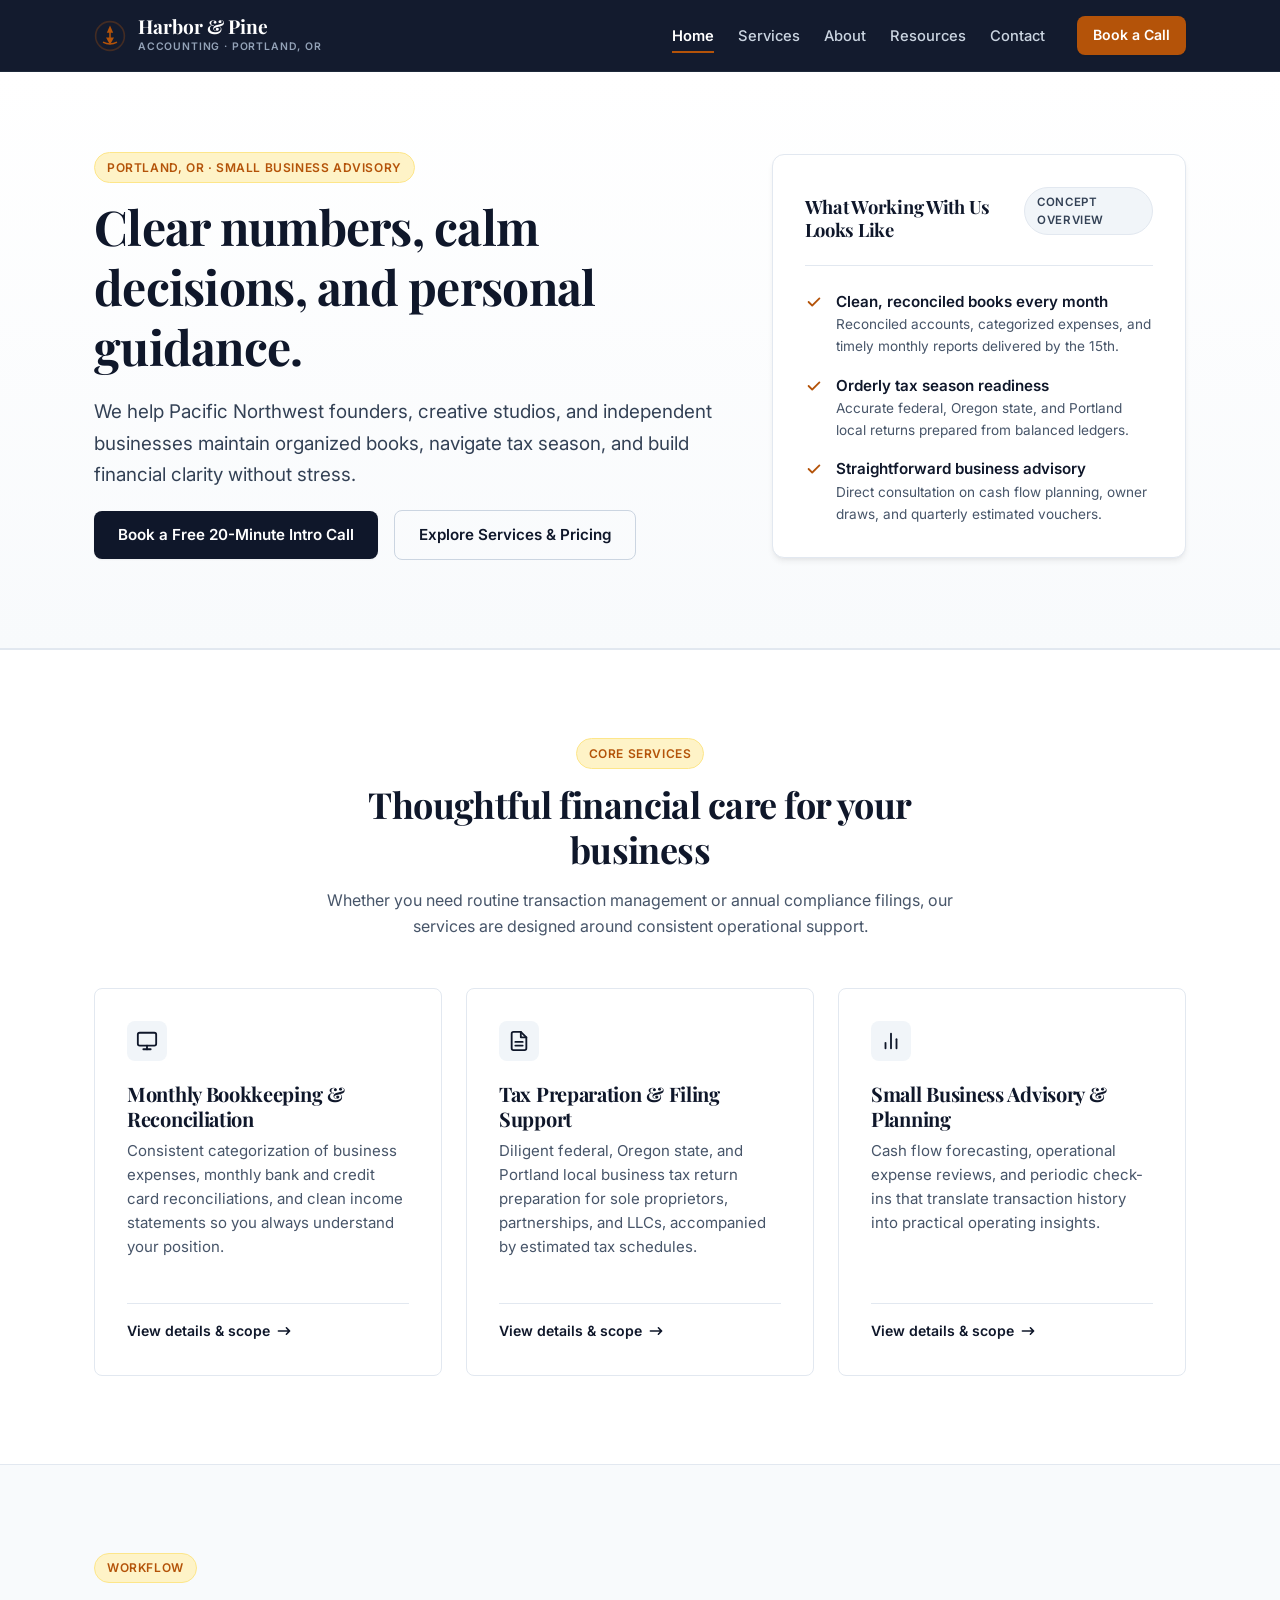
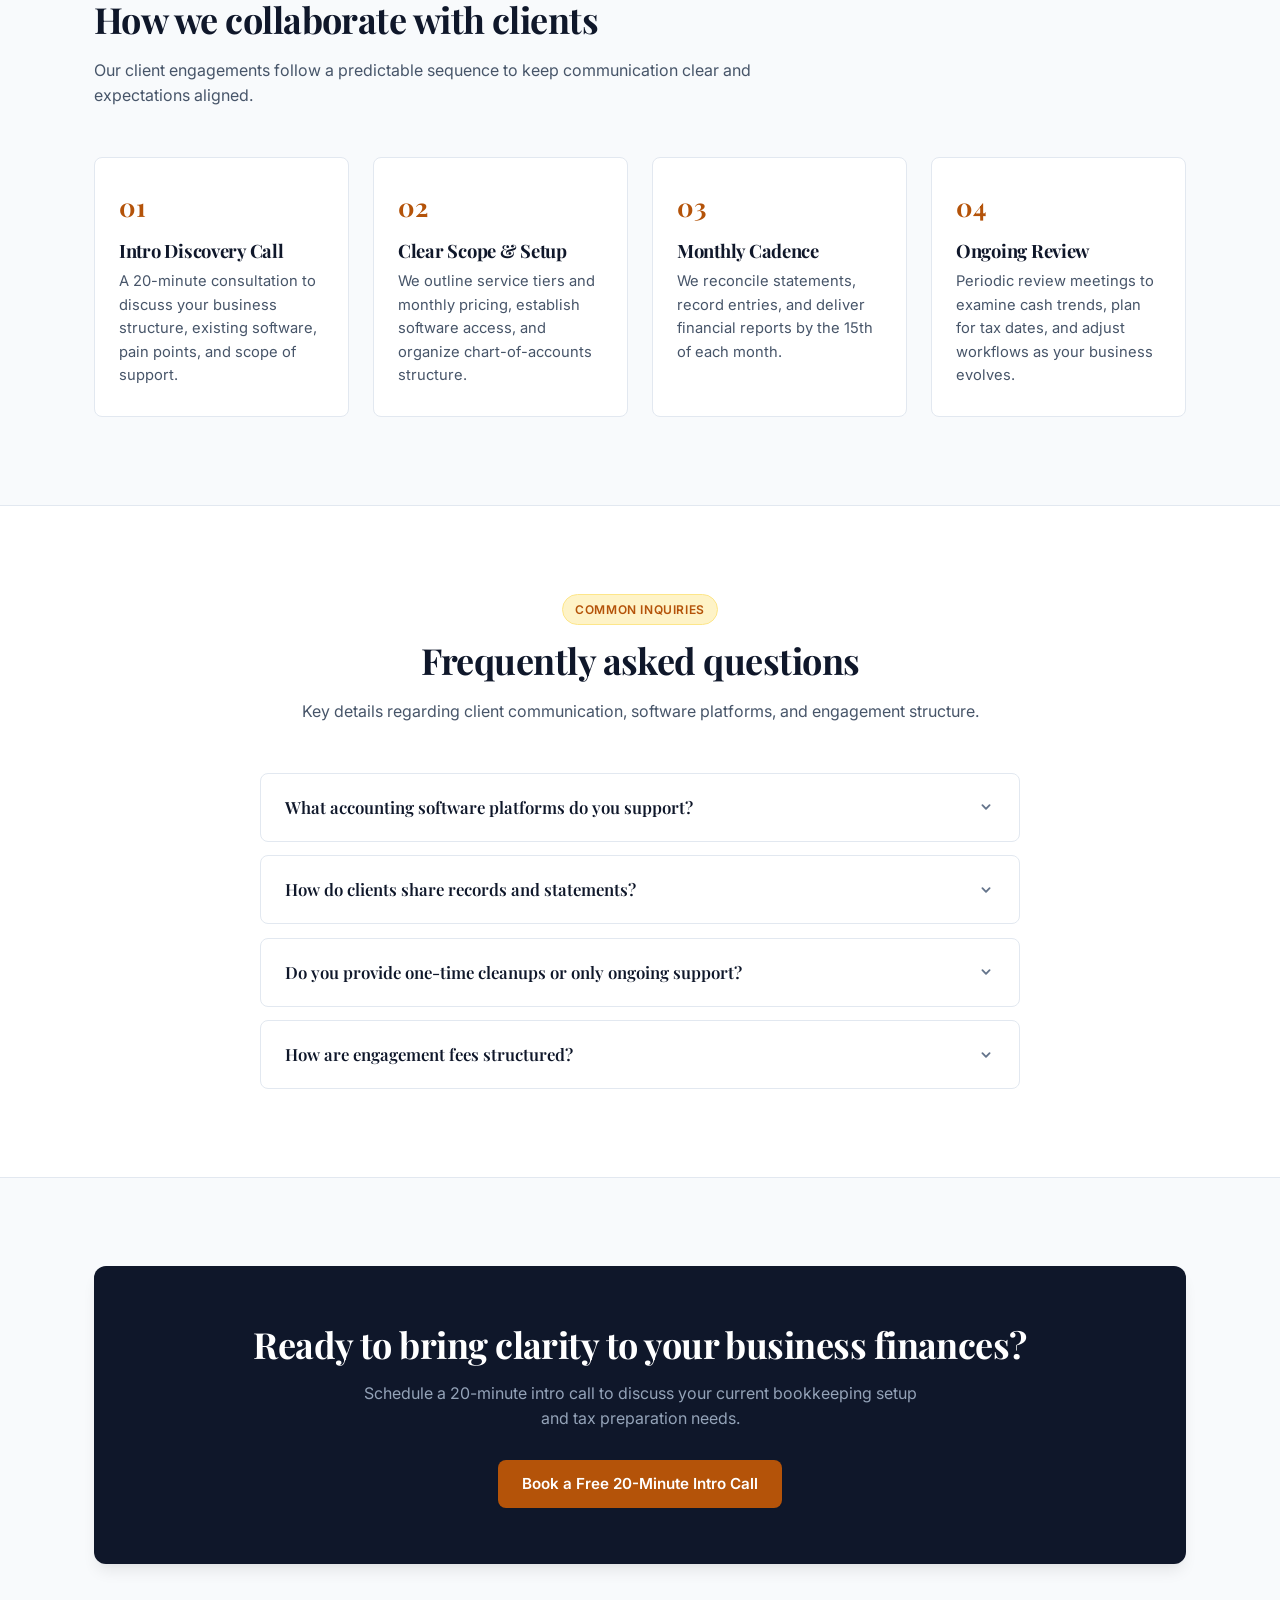
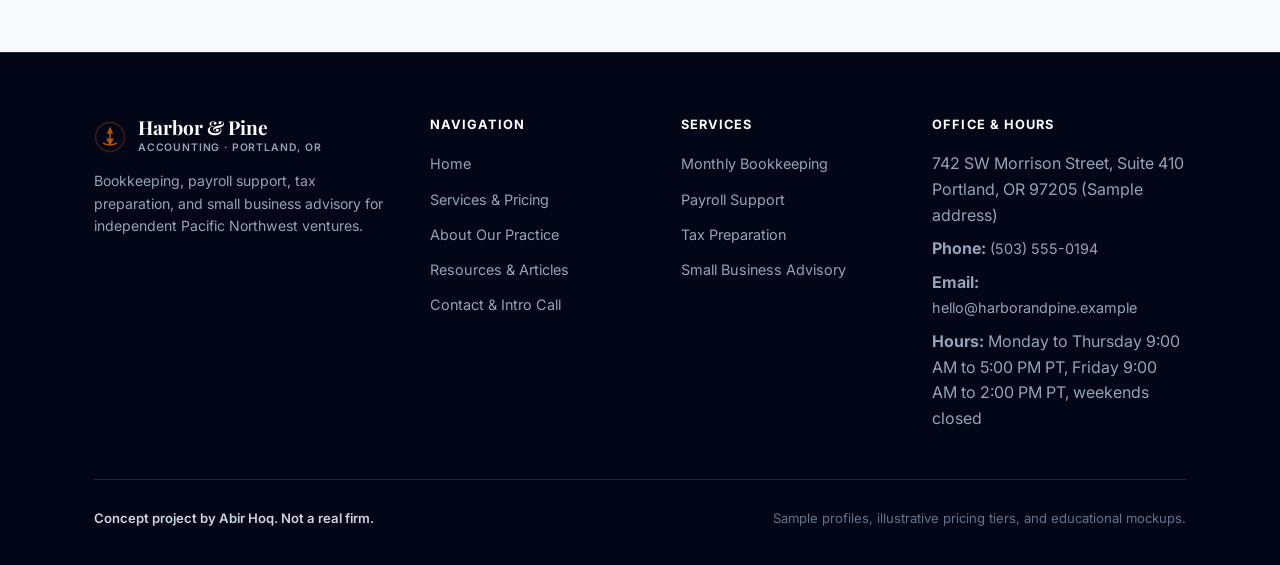
<file: index.html>
<!DOCTYPE html>
<html lang="en">
<head>
  <meta charset="UTF-8">
  <meta name="viewport" content="width=device-width, initial-scale=1.0">
  <title>Harbor &amp; Pine Accounting | Small Business Accounting in Portland, OR</title>
  <meta name="description" content="Harbor &amp; Pine Accounting offers monthly bookkeeping, payroll support, tax preparation, and advisory for independent businesses in Portland, Oregon.">
  <link rel="canonical" href="https://abirhoq.github.io/Accounting-firm/">

  <!-- Google Fonts: Playfair Display & Inter -->
  <link rel="preconnect" href="https://fonts.googleapis.com">
  <link rel="preconnect" href="https://fonts.gstatic.com" crossorigin>
  <link href="https://fonts.googleapis.com/css2?family=Inter:wght@400;500;600;700&family=Playfair+Display:wght@600;700&display=swap" rel="stylesheet">

  <link rel="stylesheet" href="./styles.css">

  <!-- Structured Data: LocalBusiness / AccountingService for Portland, Oregon -->
  <script type="application/ld+json">
  {
    "@context": "https://schema.org",
    "@type": "AccountingService",
    "name": "Harbor & Pine Accounting",
    "description": "Bookkeeping, payroll support, tax preparation, and business advisory services for Portland small businesses.",
    "url": "https://abirhoq.github.io/harbor-and-pine/",
    "telephone": "+1-503-555-0194",
    "email": "hello@harborandpine.example",
    "address": {
      "@type": "PostalAddress",
      "streetAddress": "742 SW Morrison Street, Portland, OR 97205 (Sample address)",
      "description": "Located adjacent to Pioneer Courthouse Square.",
      "addressLocality": "Portland",
      "addressRegion": "OR",
      "postalCode": "97205",
      "addressCountry": "US"
    },
    "geo": {
      "@type": "GeoCoordinates",
      "latitude": 45.5190,
      "longitude": -122.6819
    },
    "openingHoursSpecification": [
      {
        "@type": "OpeningHoursSpecification",
        "dayOfWeek": ["Monday", "Tuesday", "Wednesday", "Thursday", "Friday"],
        "opens": "09:00",
        "closes": "17:00"
      }
    ],
    "priceRange": "$$"
  }
  </script>
</head>
<body>
  <a href="#main-content" class="skip-link">Skip to main content</a>

  <!-- Header -->
  <header class="site-header">
    <div class="container header-container">
      <a href="./index.html" class="brand" aria-label="Harbor &amp; Pine Accounting Home">
        <svg class="brand-icon" viewBox="0 0 40 40" fill="none" aria-hidden="true">
          <circle cx="20" cy="20" r="18" stroke="currentColor" stroke-width="2" stroke-opacity="0.3"/>
          <path d="M20 7L24 16H21V22H25L20 31L15 22H19V16H16L20 7Z" fill="currentColor"/>
          <path d="M12 28C14.5 29.5 17 30 20 30C23 30 25.5 29.5 28 28" stroke="currentColor" stroke-width="2" stroke-linecap="round"/>
        </svg>
        <div class="brand-text">
          <span class="brand-title">Harbor &amp; Pine</span>
          <span class="brand-tagline">Accounting · Portland, OR</span>
        </div>
      </a>

      <!-- Mobile Navigation Toggle -->
      <button class="nav-toggle" aria-label="Toggle navigation menu" aria-expanded="false" aria-controls="primary-nav">
        <svg class="nav-toggle-icon icon-hamburger" viewBox="0 0 24 24" fill="none" stroke="currentColor" stroke-width="2" stroke-linecap="round" aria-hidden="true">
          <line x1="3" y1="6" x2="21" y2="6"/>
          <line x1="3" y1="12" x2="21" y2="12"/>
          <line x1="3" y1="18" x2="21" y2="18"/>
        </svg>
        <svg class="nav-toggle-icon icon-close" viewBox="0 0 24 24" fill="none" stroke="currentColor" stroke-width="2" stroke-linecap="round" aria-hidden="true">
          <line x1="18" y1="6" x2="6" y2="18"/>
          <line x1="6" y1="6" x2="18" y2="18"/>
        </svg>
      </button>

      <!-- Navigation Links -->
      <nav id="primary-nav" class="nav-menu-wrapper" aria-label="Primary navigation">
        <ul class="nav-links">
          <li><a href="./index.html" class="nav-link active" aria-current="page">Home</a></li>
          <li><a href="./services.html" class="nav-link">Services</a></li>
          <li><a href="./about.html" class="nav-link">About</a></li>
          <li><a href="./resources.html" class="nav-link">Resources</a></li>
          <li><a href="./contact.html" class="nav-link">Contact</a></li>
        </ul>
        <div class="nav-cta-wrapper">
          <a href="./contact.html" class="btn btn--accent btn--sm">Book a Call</a>
        </div>
      </nav>
    </div>
  </header>

  <!-- Main Content -->
  <main id="main-content">
    <!-- Hero Section -->
    <section class="hero">
      <div class="container">
        <div class="hero-grid">
          <div class="hero-content">
            <span class="badge">Portland, OR · Small Business Advisory</span>
            <h1>Clear numbers, calm decisions, and personal guidance.</h1>
            <p class="lead">
              We help Pacific Northwest founders, creative studios, and independent businesses maintain organized books, navigate tax season, and build financial clarity without stress.
            </p>
            <div class="btn-group">
              <a href="./contact.html" class="btn btn--primary">Book a Free 20-Minute Intro Call</a>
              <a href="./services.html" class="btn btn--secondary">Explore Services &amp; Pricing</a>
            </div>
          </div>

          <!-- Hero Highlight Card -->
          <div class="hero-card">
            <div class="hero-card-header">
              <h3 style="font-size: 1.15rem; margin: 0;">What Working With Us Looks Like</h3>
              <span class="badge badge--sample">Concept Overview</span>
            </div>
            <div class="hero-card-list">
              <div class="hero-card-item">
                <svg class="check-icon" viewBox="0 0 20 20" fill="currentColor" aria-hidden="true">
                  <path fill-rule="evenodd" d="M16.707 5.293a1 1 0 010 1.414l-8 8a1 1 0 01-1.414 0l-4-4a1 1 0 011.414-1.414L8 12.586l7.293-7.293a1 1 0 011.414 0z" clip-rule="evenodd"/>
                </svg>
                <div>
                  <div style="font-weight: 600; font-size: 0.95rem; color: var(--color-navy-800);">Clean, reconciled books every month</div>
                  <div style="font-size: 0.85rem; color: var(--color-text-muted);">Reconciled accounts, categorized expenses, and timely monthly reports delivered by the 15th.</div>
                </div>
              </div>
              <div class="hero-card-item">
                <svg class="check-icon" viewBox="0 0 20 20" fill="currentColor" aria-hidden="true">
                  <path fill-rule="evenodd" d="M16.707 5.293a1 1 0 010 1.414l-8 8a1 1 0 01-1.414 0l-4-4a1 1 0 011.414-1.414L8 12.586l7.293-7.293a1 1 0 011.414 0z" clip-rule="evenodd"/>
                </svg>
                <div>
                  <div style="font-weight: 600; font-size: 0.95rem; color: var(--color-navy-800);">Orderly tax season readiness</div>
                  <div style="font-size: 0.85rem; color: var(--color-text-muted);">Accurate federal, Oregon state, and Portland local returns prepared from balanced ledgers.</div>
                </div>
              </div>
              <div class="hero-card-item">
                <svg class="check-icon" viewBox="0 0 20 20" fill="currentColor" aria-hidden="true">
                  <path fill-rule="evenodd" d="M16.707 5.293a1 1 0 010 1.414l-8 8a1 1 0 01-1.414 0l-4-4a1 1 0 011.414-1.414L8 12.586l7.293-7.293a1 1 0 011.414 0z" clip-rule="evenodd"/>
                </svg>
                <div>
                  <div style="font-weight: 600; font-size: 0.95rem; color: var(--color-navy-800);">Straightforward business advisory</div>
                  <div style="font-size: 0.85rem; color: var(--color-text-muted);">Direct consultation on cash flow planning, owner draws, and quarterly estimated vouchers.</div>
                </div>
              </div>
            </div>
          </div>
        </div>
      </div>
    </section>

    <!-- Core Services -->
    <section class="section section--alt">
      <div class="container">
        <div class="section-header section-header--center">
          <span class="badge">Core Services</span>
          <h2>Thoughtful financial care for your business</h2>
          <p>
            Whether you need routine transaction management or annual compliance filings, our services are designed around consistent operational support.
          </p>
        </div>

        <div class="card-grid-3">
          <article class="service-card">
            <div class="service-card-icon" aria-hidden="true">
              <svg viewBox="0 0 24 24" fill="none" stroke="currentColor" stroke-width="2" stroke-linecap="round" stroke-linejoin="round">
                <rect x="2" y="3" width="20" height="14" rx="2" ry="2"/>
                <line x1="8" y1="21" x2="16" y2="21"/>
                <line x1="12" y1="17" x2="12" y2="21"/>
              </svg>
            </div>
            <h3 style="font-size: 1.25rem;">Monthly Bookkeeping &amp; Reconciliation</h3>
            <p class="service-card-body">
              Consistent categorization of business expenses, monthly bank and credit card reconciliations, and clean income statements so you always understand your position.
            </p>
            <a href="./services.html#bookkeeping" class="service-card-link">
              <span>View details &amp; scope</span>
              <svg width="16" height="16" viewBox="0 0 20 20" fill="currentColor" aria-hidden="true">
                <path fill-rule="evenodd" d="M12.293 5.293a1 1 0 011.414 0l4 4a1 1 0 010 1.414l-4 4a1 1 0 01-1.414-1.414L14.586 11H3a1 1 0 110-2h11.586l-2.293-2.293a1 1 0 010-1.414z" clip-rule="evenodd"/>
              </svg>
            </a>
          </article>

          <article class="service-card">
            <div class="service-card-icon" aria-hidden="true">
              <svg viewBox="0 0 24 24" fill="none" stroke="currentColor" stroke-width="2" stroke-linecap="round" stroke-linejoin="round">
                <path d="M14 2H6a2 2 0 0 0-2 2v16a2 2 0 0 0 2 2h12a2 2 0 0 0 2-2V8z"/>
                <polyline points="14 2 14 8 20 8"/>
                <line x1="16" y1="13" x2="8" y2="13"/>
                <line x1="16" y1="17" x2="8" y2="17"/>
              </svg>
            </div>
            <h3 style="font-size: 1.25rem;">Tax Preparation &amp; Filing Support</h3>
            <p class="service-card-body">
              Diligent federal, Oregon state, and Portland local business tax return preparation for sole proprietors, partnerships, and LLCs, accompanied by estimated tax schedules.
            </p>
            <a href="./services.html#tax-prep" class="service-card-link">
              <span>View details &amp; scope</span>
              <svg width="16" height="16" viewBox="0 0 20 20" fill="currentColor" aria-hidden="true">
                <path fill-rule="evenodd" d="M12.293 5.293a1 1 0 011.414 0l4 4a1 1 0 010 1.414l-4 4a1 1 0 01-1.414-1.414L14.586 11H3a1 1 0 110-2h11.586l-2.293-2.293a1 1 0 010-1.414z" clip-rule="evenodd"/>
              </svg>
            </a>
          </article>

          <article class="service-card">
            <div class="service-card-icon" aria-hidden="true">
              <svg viewBox="0 0 24 24" fill="none" stroke="currentColor" stroke-width="2" stroke-linecap="round" stroke-linejoin="round">
                <line x1="18" y1="20" x2="18" y2="10"/>
                <line x1="12" y1="20" x2="12" y2="4"/>
                <line x1="6" y1="20" x2="6" y2="14"/>
              </svg>
            </div>
            <h3 style="font-size: 1.25rem;">Small Business Advisory &amp; Planning</h3>
            <p class="service-card-body">
              Cash flow forecasting, operational expense reviews, and periodic check-ins that translate transaction history into practical operating insights.
            </p>
            <a href="./services.html#advisory" class="service-card-link">
              <span>View details &amp; scope</span>
              <svg width="16" height="16" viewBox="0 0 20 20" fill="currentColor" aria-hidden="true">
                <path fill-rule="evenodd" d="M12.293 5.293a1 1 0 011.414 0l4 4a1 1 0 010 1.414l-4 4a1 1 0 01-1.414-1.414L14.586 11H3a1 1 0 110-2h11.586l-2.293-2.293a1 1 0 010-1.414z" clip-rule="evenodd"/>
              </svg>
            </a>
          </article>
        </div>
      </div>
    </section>

    <!-- 4-Step Process -->
    <section class="section">
      <div class="container">
        <div class="section-header">
          <span class="badge">Workflow</span>
          <h2>How we collaborate with clients</h2>
          <p>
            Our client engagements follow a predictable sequence to keep communication clear and expectations aligned.
          </p>
        </div>

        <div class="process-grid-4">
          <div class="process-step">
            <div class="step-number" aria-hidden="true">01</div>
            <h3 style="font-size: 1.15rem;">Intro Discovery Call</h3>
            <p style="font-size: 0.92rem; color: var(--color-text-muted);">
              A 20-minute consultation to discuss your business structure, existing software, pain points, and scope of support.
            </p>
          </div>

          <div class="process-step">
            <div class="step-number" aria-hidden="true">02</div>
            <h3 style="font-size: 1.15rem;">Clear Scope &amp; Setup</h3>
            <p style="font-size: 0.92rem; color: var(--color-text-muted);">
              We outline service tiers and monthly pricing, establish software access, and organize chart-of-accounts structure.
            </p>
          </div>

          <div class="process-step">
            <div class="step-number" aria-hidden="true">03</div>
            <h3 style="font-size: 1.15rem;">Monthly Cadence</h3>
            <p style="font-size: 0.92rem; color: var(--color-text-muted);">
              We reconcile statements, record entries, and deliver financial reports by the 15th of each month.
            </p>
          </div>

          <div class="process-step">
            <div class="step-number" aria-hidden="true">04</div>
            <h3 style="font-size: 1.15rem;">Ongoing Review</h3>
            <p style="font-size: 0.92rem; color: var(--color-text-muted);">
              Periodic review meetings to examine cash trends, plan for tax dates, and adjust workflows as your business evolves.
            </p>
          </div>
        </div>
      </div>
    </section>

    <!-- FAQ Accordion -->
    <section class="section section--alt">
      <div class="container">
        <div class="section-header section-header--center">
          <span class="badge">Common Inquiries</span>
          <h2>Frequently asked questions</h2>
          <p>
            Key details regarding client communication, software platforms, and engagement structure.
          </p>
        </div>

        <div class="faq-list">
          <div class="faq-item">
            <button class="faq-question" type="button" aria-expanded="false">
              <span>What accounting software platforms do you support?</span>
              <svg class="faq-icon" viewBox="0 0 20 20" fill="currentColor" aria-hidden="true">
                <path fill-rule="evenodd" d="M5.293 7.293a1 1 0 011.414 0L10 10.586l3.293-3.293a1 1 0 111.414 1.414l-4 4a1 1 0 01-1.414 0l-4-4a1 1 0 010-1.414z" clip-rule="evenodd"/>
              </svg>
            </button>
            <div class="faq-answer">
              <p>
                We primarily work with cloud platforms like QuickBooks Online and Xero. If you currently use spreadsheets or desktop software, we assist with initial chart of accounts setup during onboarding.
              </p>
            </div>
          </div>

          <div class="faq-item">
            <button class="faq-question" type="button" aria-expanded="false">
              <span>How do clients share records and statements?</span>
              <svg class="faq-icon" viewBox="0 0 20 20" fill="currentColor" aria-hidden="true">
                <path fill-rule="evenodd" d="M5.293 7.293a1 1 0 011.414 0L10 10.586l3.293-3.293a1 1 0 111.414 1.414l-4 4a1 1 0 01-1.414 0l-4-4a1 1 0 010-1.414z" clip-rule="evenodd"/>
              </svg>
            </button>
            <div class="faq-answer">
              <p>
                Clients connect read-only bank feeds directly within their accounting software and submit receipts and invoices via standard cloud storage links.
              </p>
            </div>
          </div>

          <div class="faq-item">
            <button class="faq-question" type="button" aria-expanded="false">
              <span>Do you provide one-time cleanups or only ongoing support?</span>
              <svg class="faq-icon" viewBox="0 0 20 20" fill="currentColor" aria-hidden="true">
                <path fill-rule="evenodd" d="M5.293 7.293a1 1 0 011.414 0L10 10.586l3.293-3.293a1 1 0 111.414 1.414l-4 4a1 1 0 01-1.414 0l-4-4a1 1 0 010-1.414z" clip-rule="evenodd"/>
              </svg>
            </button>
            <div class="faq-answer">
              <p>
                Our core focus is ongoing monthly support. When taking on new clients who are behind on historical reconciliations, we perform an onboarding catch-up review before starting the regular monthly cycle.
              </p>
            </div>
          </div>

          <div class="faq-item">
            <button class="faq-question" type="button" aria-expanded="false">
              <span>How are engagement fees structured?</span>
              <svg class="faq-icon" viewBox="0 0 20 20" fill="currentColor" aria-hidden="true">
                <path fill-rule="evenodd" d="M5.293 7.293a1 1 0 011.414 0L10 10.586l3.293-3.293a1 1 0 111.414 1.414l-4 4a1 1 0 01-1.414 0l-4-4a1 1 0 010-1.414z" clip-rule="evenodd"/>
              </svg>
            </button>
            <div class="faq-answer">
              <p>
                Fees are billed as flat monthly retainers based on monthly transaction volume, account counts, and payroll complexity. You can view representative tiers on our Services &amp; Pricing page.
              </p>
            </div>
          </div>
        </div>
      </div>
    </section>

    <!-- Closing CTA -->
    <section class="section">
      <div class="container">
        <div class="cta-banner">
          <h2>Ready to bring clarity to your business finances?</h2>
          <p>
            Schedule a 20-minute intro call to discuss your current bookkeeping setup and tax preparation needs.
          </p>
          <a href="./contact.html" class="btn btn--accent">Book a Free 20-Minute Intro Call</a>
        </div>
      </div>
    </section>
  </main>

  <!-- Shared Footer -->
  <footer class="site-footer">
    <div class="container">
      <div class="footer-grid">
        <div class="footer-brand">
          <div class="brand">
            <svg class="brand-icon" viewBox="0 0 40 40" fill="none" aria-hidden="true">
              <circle cx="20" cy="20" r="18" stroke="currentColor" stroke-width="2" stroke-opacity="0.3"/>
              <path d="M20 7L24 16H21V22H25L20 31L15 22H19V16H16L20 7Z" fill="currentColor"/>
              <path d="M12 28C14.5 29.5 17 30 20 30C23 30 25.5 29.5 28 28" stroke="currentColor" stroke-width="2" stroke-linecap="round"/>
            </svg>
            <div class="brand-text">
              <span class="brand-title">Harbor &amp; Pine</span>
              <span class="brand-tagline">Accounting · Portland, OR</span>
            </div>
          </div>
          <p class="footer-brand-desc">
            Bookkeeping, payroll support, tax preparation, and small business advisory for independent Pacific Northwest ventures.
          </p>
        </div>

        <div>
          <h4 class="footer-col-title">Navigation</h4>
          <ul class="footer-links">
            <li><a href="./index.html" class="footer-link">Home</a></li>
            <li><a href="./services.html" class="footer-link">Services &amp; Pricing</a></li>
            <li><a href="./about.html" class="footer-link">About Our Practice</a></li>
            <li><a href="./resources.html" class="footer-link">Resources &amp; Articles</a></li>
            <li><a href="./contact.html" class="footer-link">Contact &amp; Intro Call</a></li>
          </ul>
        </div>

        <div>
          <h4 class="footer-col-title">Services</h4>
          <ul class="footer-links">
            <li><a href="./services.html#bookkeeping" class="footer-link">Monthly Bookkeeping</a></li>
            <li><a href="./services.html#payroll" class="footer-link">Payroll Support</a></li>
            <li><a href="./services.html#tax-prep" class="footer-link">Tax Preparation</a></li>
            <li><a href="./services.html#advisory" class="footer-link">Small Business Advisory</a></li>
          </ul>
        </div>

        <div>
          <h4 class="footer-col-title">Office &amp; Hours</h4>
          <p style="margin-bottom: 0.5rem; color: #94A3B8;">742 SW Morrison Street, Suite 410<br>Portland, OR 97205 (Sample address)</p>
          <p style="margin-bottom: 0.5rem; color: #94A3B8;"><strong>Phone:</strong> <a href="tel:5035550194" class="footer-link">(503) 555-0194</a></p>
          <p style="margin-bottom: 0.5rem; color: #94A3B8;"><strong>Email:</strong> <a href="mailto:hello@harborandpine.example" class="footer-link">hello@harborandpine.example</a></p>
          <p style="color: #94A3B8;"><strong>Hours:</strong> Monday to Thursday 9:00 AM to 5:00 PM PT, Friday 9:00 AM to 2:00 PM PT, weekends closed</p>
        </div>
      </div>

      <div class="footer-bottom">
        <div>
          <span class="footer-disclaimer-highlight">Concept project by Abir Hoq. Not a real firm.</span>
        </div>
        <div>
          <span>Sample profiles, illustrative pricing tiers, and educational mockups.</span>
        </div>
      </div>
    </div>
  </footer>

  <script src="./script.js"></script>
</body>
</html>
</file>
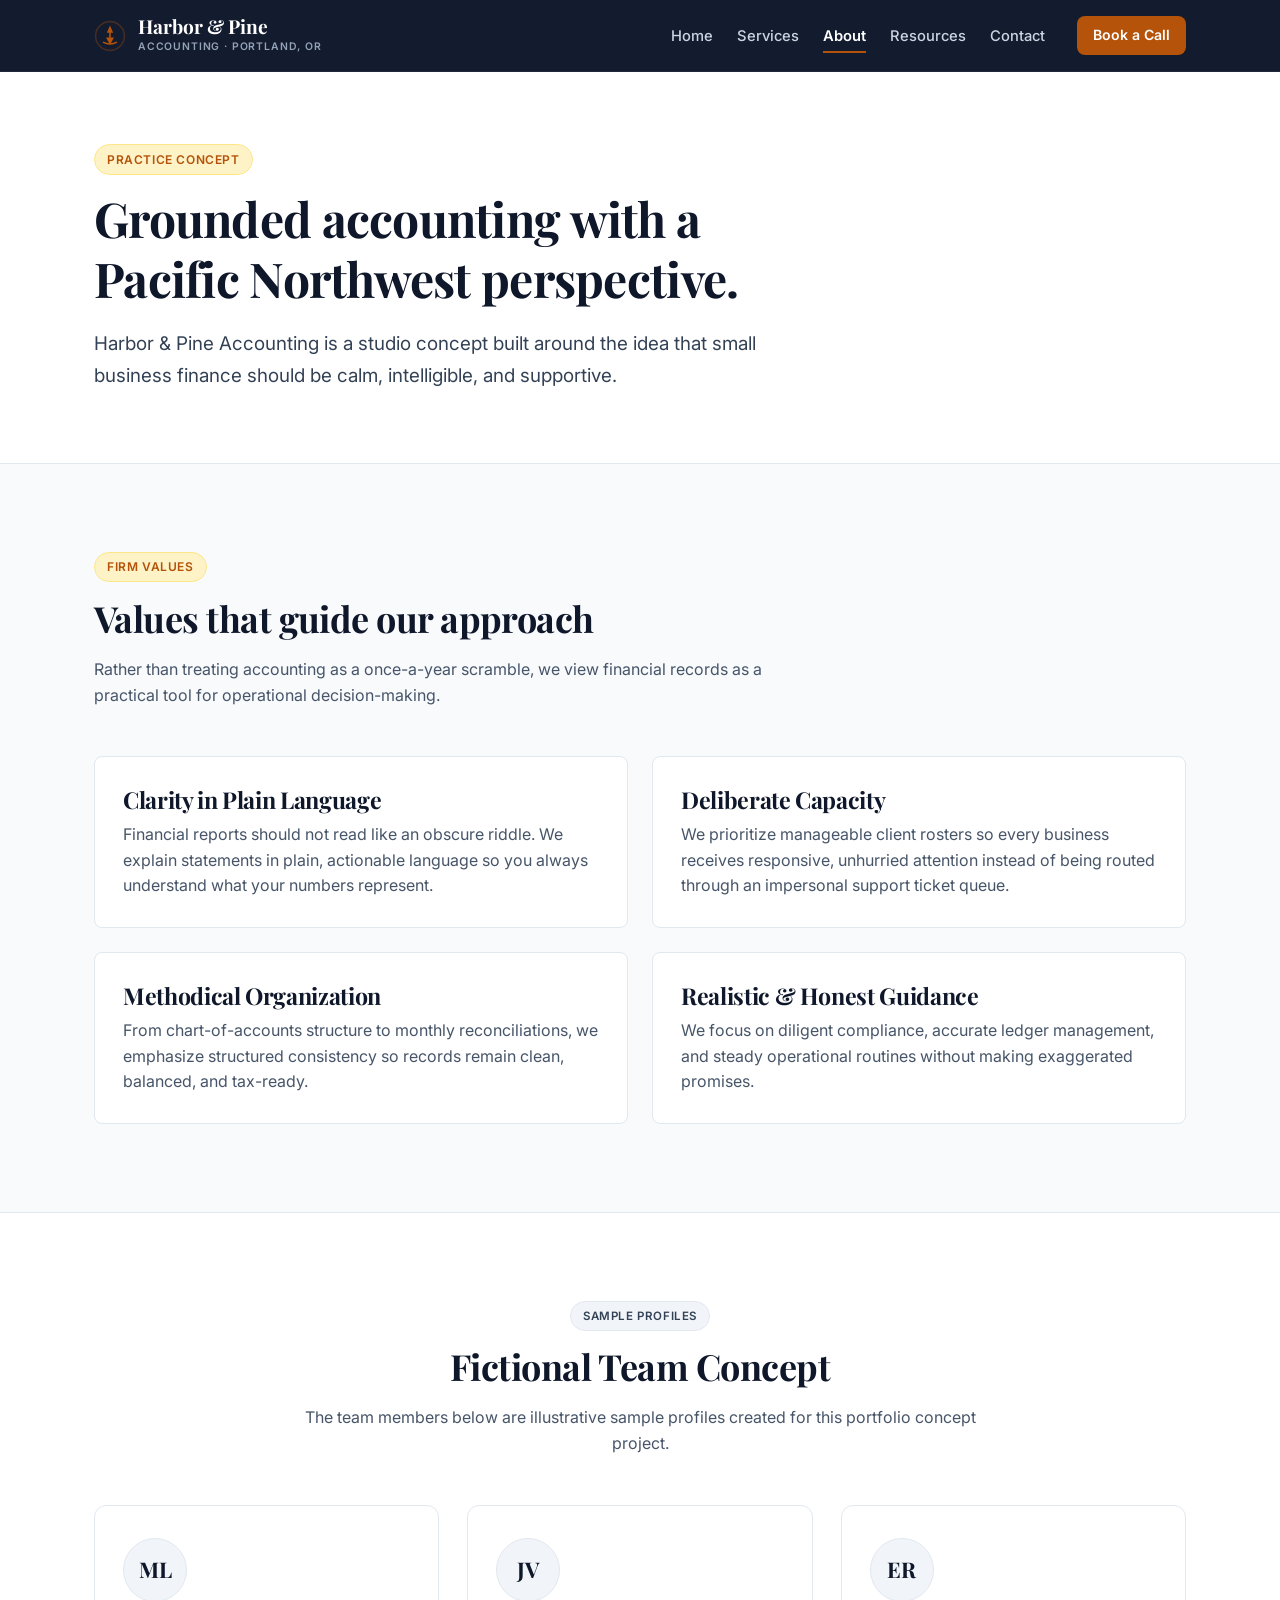
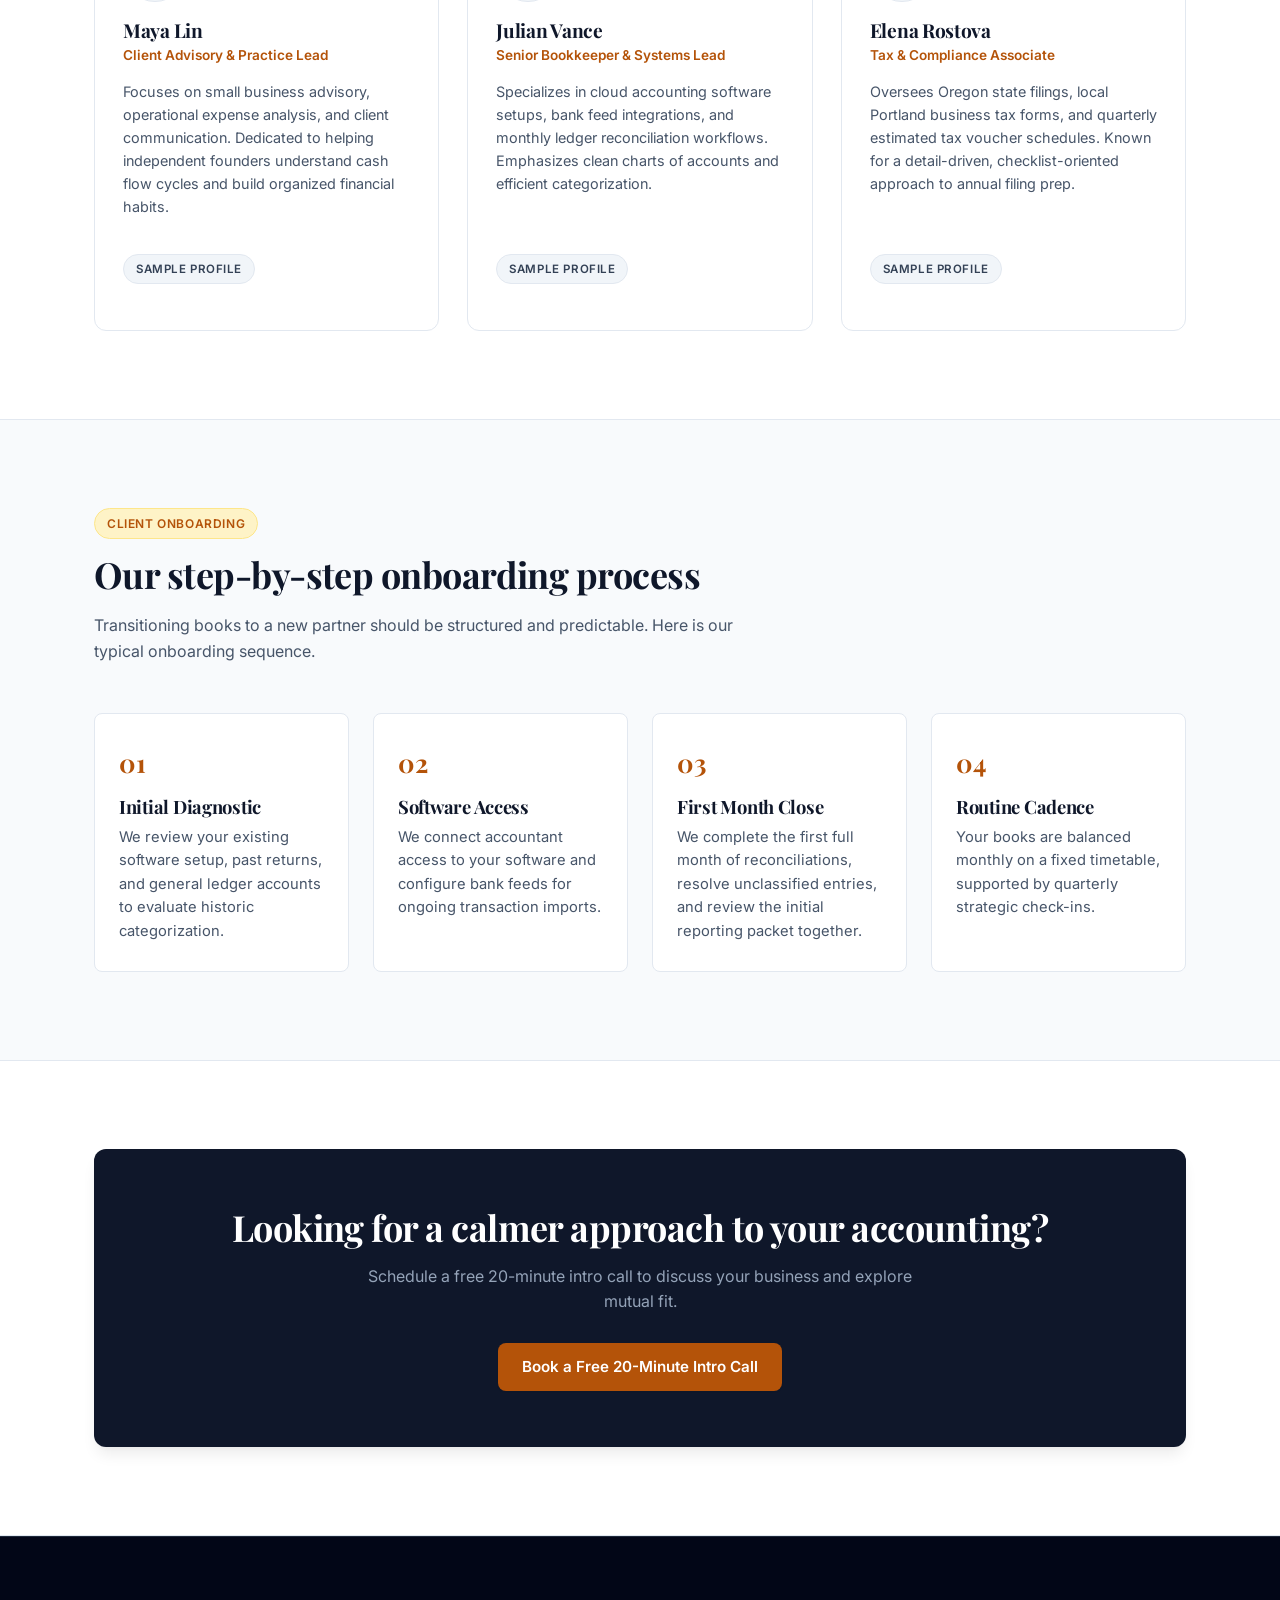
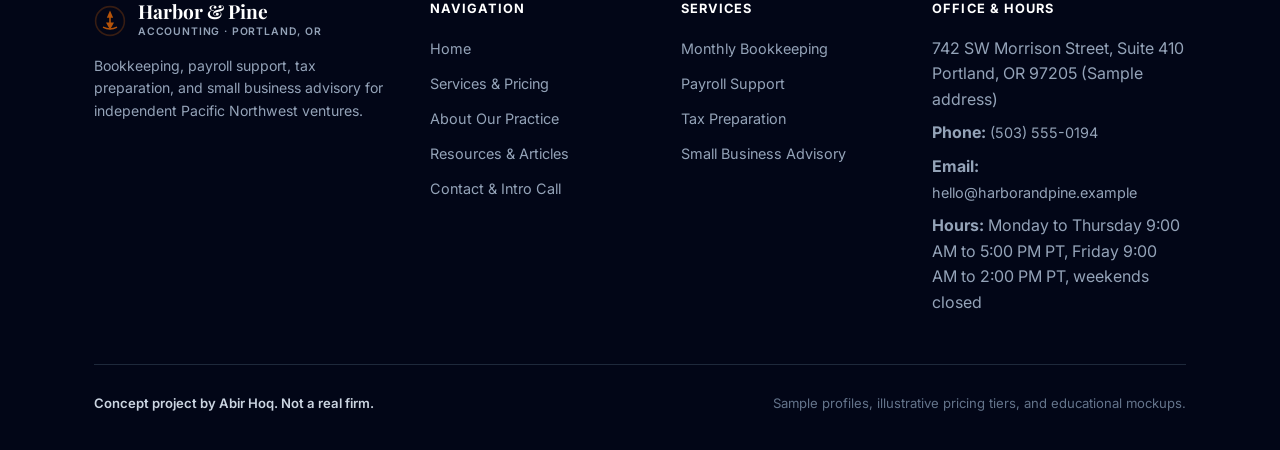
<file: about.html>
<!DOCTYPE html>
<html lang="en">
<head>
  <meta charset="UTF-8">
  <meta name="viewport" content="width=device-width, initial-scale=1.0">
  <title>About Our Practice | Harbor &amp; Pine Accounting</title>
  <meta name="description" content="Discover the values, sample team profiles, and collaborative client onboarding process of Harbor &amp; Pine Accounting in Portland, Oregon.">
  <link rel="canonical" href="https://abirhoq.github.io/Accounting-firm/about.html">

  <!-- Google Fonts: Playfair Display & Inter -->
  <link rel="preconnect" href="https://fonts.googleapis.com">
  <link rel="preconnect" href="https://fonts.gstatic.com" crossorigin>
  <link href="https://fonts.googleapis.com/css2?family=Inter:wght@400;500;600;700&family=Playfair+Display:wght@600;700&display=swap" rel="stylesheet">

  <link rel="stylesheet" href="./styles.css">
</head>
<body>
  <a href="#main-content" class="skip-link">Skip to main content</a>

  <!-- Header -->
  <header class="site-header">
    <div class="container header-container">
      <a href="./index.html" class="brand" aria-label="Harbor &amp; Pine Accounting Home">
        <svg class="brand-icon" viewBox="0 0 40 40" fill="none" aria-hidden="true">
          <circle cx="20" cy="20" r="18" stroke="currentColor" stroke-width="2" stroke-opacity="0.3"/>
          <path d="M20 7L24 16H21V22H25L20 31L15 22H19V16H16L20 7Z" fill="currentColor"/>
          <path d="M12 28C14.5 29.5 17 30 20 30C23 30 25.5 29.5 28 28" stroke="currentColor" stroke-width="2" stroke-linecap="round"/>
        </svg>
        <div class="brand-text">
          <span class="brand-title">Harbor &amp; Pine</span>
          <span class="brand-tagline">Accounting · Portland, OR</span>
        </div>
      </a>

      <!-- Mobile Navigation Toggle -->
      <button class="nav-toggle" aria-label="Toggle navigation menu" aria-expanded="false" aria-controls="primary-nav">
        <svg class="nav-toggle-icon icon-hamburger" viewBox="0 0 24 24" fill="none" stroke="currentColor" stroke-width="2" stroke-linecap="round" aria-hidden="true">
          <line x1="3" y1="6" x2="21" y2="6"/>
          <line x1="3" y1="12" x2="21" y2="12"/>
          <line x1="3" y1="18" x2="21" y2="18"/>
        </svg>
        <svg class="nav-toggle-icon icon-close" viewBox="0 0 24 24" fill="none" stroke="currentColor" stroke-width="2" stroke-linecap="round" aria-hidden="true">
          <line x1="18" y1="6" x2="6" y2="18"/>
          <line x1="6" y1="6" x2="18" y2="18"/>
        </svg>
      </button>

      <!-- Navigation Links -->
      <nav id="primary-nav" class="nav-menu-wrapper" aria-label="Primary navigation">
        <ul class="nav-links">
          <li><a href="./index.html" class="nav-link">Home</a></li>
          <li><a href="./services.html" class="nav-link">Services</a></li>
          <li><a href="./about.html" class="nav-link active" aria-current="page">About</a></li>
          <li><a href="./resources.html" class="nav-link">Resources</a></li>
          <li><a href="./contact.html" class="nav-link">Contact</a></li>
        </ul>
        <div class="nav-cta-wrapper">
          <a href="./contact.html" class="btn btn--accent btn--sm">Book a Call</a>
        </div>
      </nav>
    </div>
  </header>

  <!-- Main Content -->
  <main id="main-content">
    <header class="page-intro">
      <div class="container">
        <div class="page-intro-content">
          <span class="badge">Practice Concept</span>
          <h1>Grounded accounting with a Pacific Northwest perspective.</h1>
          <p class="lead">
            Harbor &amp; Pine Accounting is a studio concept built around the idea that small business finance should be calm, intelligible, and supportive.
          </p>
        </div>
      </div>
    </header>

    <!-- Core Values -->
    <section class="section">
      <div class="container">
        <div class="section-header">
          <span class="badge">Firm Values</span>
          <h2>Values that guide our approach</h2>
          <p>
            Rather than treating accounting as a once-a-year scramble, we view financial records as a practical tool for operational decision-making.
          </p>
        </div>

        <div class="values-grid">
          <div class="value-card">
            <h3>Clarity in Plain Language</h3>
            <p>
              Financial reports should not read like an obscure riddle. We explain statements in plain, actionable language so you always understand what your numbers represent.
            </p>
          </div>

          <div class="value-card">
            <h3>Deliberate Capacity</h3>
            <p>
              We prioritize manageable client rosters so every business receives responsive, unhurried attention instead of being routed through an impersonal support ticket queue.
            </p>
          </div>

          <div class="value-card">
            <h3>Methodical Organization</h3>
            <p>
              From chart-of-accounts structure to monthly reconciliations, we emphasize structured consistency so records remain clean, balanced, and tax-ready.
            </p>
          </div>

          <div class="value-card">
            <h3>Realistic &amp; Honest Guidance</h3>
            <p>
              We focus on diligent compliance, accurate ledger management, and steady operational routines without making exaggerated promises.
            </p>
          </div>
        </div>
      </div>
    </section>

    <!-- Sample Team Section -->
    <section class="section section--alt">
      <div class="container">
        <div class="section-header section-header--center">
          <span class="badge badge--sample">Sample profiles</span>
          <h2>Fictional Team Concept</h2>
          <p>
            The team members below are illustrative sample profiles created for this portfolio concept project.
          </p>
        </div>

        <div class="team-grid-3">
          <article class="team-card">
            <div class="team-avatar-placeholder" aria-hidden="true">ML</div>
            <h3 class="team-name">Maya Lin</h3>
            <div class="team-role">Client Advisory &amp; Practice Lead</div>
            <p class="team-bio">
              Focuses on small business advisory, operational expense analysis, and client communication. Dedicated to helping independent founders understand cash flow cycles and build organized financial habits.
            </p>
            <div style="margin-top: auto; padding-top: 1rem;">
              <span class="badge badge--sample">Sample profile</span>
            </div>
          </article>

          <article class="team-card">
            <div class="team-avatar-placeholder" aria-hidden="true">JV</div>
            <h3 class="team-name">Julian Vance</h3>
            <div class="team-role">Senior Bookkeeper &amp; Systems Lead</div>
            <p class="team-bio">
              Specializes in cloud accounting software setups, bank feed integrations, and monthly ledger reconciliation workflows. Emphasizes clean charts of accounts and efficient categorization.
            </p>
            <div style="margin-top: auto; padding-top: 1rem;">
              <span class="badge badge--sample">Sample profile</span>
            </div>
          </article>

          <article class="team-card">
            <div class="team-avatar-placeholder" aria-hidden="true">ER</div>
            <h3 class="team-name">Elena Rostova</h3>
            <div class="team-role">Tax &amp; Compliance Associate</div>
            <p class="team-bio">
              Oversees Oregon state filings, local Portland business tax forms, and quarterly estimated tax voucher schedules. Known for a detail-driven, checklist-oriented approach to annual filing prep.
            </p>
            <div style="margin-top: auto; padding-top: 1rem;">
              <span class="badge badge--sample">Sample profile</span>
            </div>
          </article>
        </div>
      </div>
    </section>

    <!-- Onboarding Process -->
    <section class="section">
      <div class="container">
        <div class="section-header">
          <span class="badge">Client Onboarding</span>
          <h2>Our step-by-step onboarding process</h2>
          <p>
            Transitioning books to a new partner should be structured and predictable. Here is our typical onboarding sequence.
          </p>
        </div>

        <div class="process-grid-4">
          <div class="process-step">
            <div class="step-number" aria-hidden="true">01</div>
            <h3 style="font-size: 1.15rem;">Initial Diagnostic</h3>
            <p style="font-size: 0.92rem; color: var(--color-text-muted);">
              We review your existing software setup, past returns, and general ledger accounts to evaluate historic categorization.
            </p>
          </div>

          <div class="process-step">
            <div class="step-number" aria-hidden="true">02</div>
            <h3 style="font-size: 1.15rem;">Software Access</h3>
            <p style="font-size: 0.92rem; color: var(--color-text-muted);">
              We connect accountant access to your software and configure bank feeds for ongoing transaction imports.
            </p>
          </div>

          <div class="process-step">
            <div class="step-number" aria-hidden="true">03</div>
            <h3 style="font-size: 1.15rem;">First Month Close</h3>
            <p style="font-size: 0.92rem; color: var(--color-text-muted);">
              We complete the first full month of reconciliations, resolve unclassified entries, and review the initial reporting packet together.
            </p>
          </div>

          <div class="process-step">
            <div class="step-number" aria-hidden="true">04</div>
            <h3 style="font-size: 1.15rem;">Routine Cadence</h3>
            <p style="font-size: 0.92rem; color: var(--color-text-muted);">
              Your books are balanced monthly on a fixed timetable, supported by quarterly strategic check-ins.
            </p>
          </div>
        </div>
      </div>
    </section>

    <!-- Closing CTA -->
    <section class="section section--alt">
      <div class="container">
        <div class="cta-banner">
          <h2>Looking for a calmer approach to your accounting?</h2>
          <p>
            Schedule a free 20-minute intro call to discuss your business and explore mutual fit.
          </p>
          <a href="./contact.html" class="btn btn--accent">Book a Free 20-Minute Intro Call</a>
        </div>
      </div>
    </section>
  </main>

  <!-- Shared Footer -->
  <footer class="site-footer">
    <div class="container">
      <div class="footer-grid">
        <div class="footer-brand">
          <div class="brand">
            <svg class="brand-icon" viewBox="0 0 40 40" fill="none" aria-hidden="true">
              <circle cx="20" cy="20" r="18" stroke="currentColor" stroke-width="2" stroke-opacity="0.3"/>
              <path d="M20 7L24 16H21V22H25L20 31L15 22H19V16H16L20 7Z" fill="currentColor"/>
              <path d="M12 28C14.5 29.5 17 30 20 30C23 30 25.5 29.5 28 28" stroke="currentColor" stroke-width="2" stroke-linecap="round"/>
            </svg>
            <div class="brand-text">
              <span class="brand-title">Harbor &amp; Pine</span>
              <span class="brand-tagline">Accounting · Portland, OR</span>
            </div>
          </div>
          <p class="footer-brand-desc">
            Bookkeeping, payroll support, tax preparation, and small business advisory for independent Pacific Northwest ventures.
          </p>
        </div>

        <div>
          <h4 class="footer-col-title">Navigation</h4>
          <ul class="footer-links">
            <li><a href="./index.html" class="footer-link">Home</a></li>
            <li><a href="./services.html" class="footer-link">Services &amp; Pricing</a></li>
            <li><a href="./about.html" class="footer-link">About Our Practice</a></li>
            <li><a href="./resources.html" class="footer-link">Resources &amp; Articles</a></li>
            <li><a href="./contact.html" class="footer-link">Contact &amp; Intro Call</a></li>
          </ul>
        </div>

        <div>
          <h4 class="footer-col-title">Services</h4>
          <ul class="footer-links">
            <li><a href="./services.html#bookkeeping" class="footer-link">Monthly Bookkeeping</a></li>
            <li><a href="./services.html#payroll" class="footer-link">Payroll Support</a></li>
            <li><a href="./services.html#tax-prep" class="footer-link">Tax Preparation</a></li>
            <li><a href="./services.html#advisory" class="footer-link">Small Business Advisory</a></li>
          </ul>
        </div>

        <div>
          <h4 class="footer-col-title">Office &amp; Hours</h4>
          <p style="margin-bottom: 0.5rem; color: #94A3B8;">742 SW Morrison Street, Suite 410<br>Portland, OR 97205 (Sample address)</p>
          <p style="margin-bottom: 0.5rem; color: #94A3B8;"><strong>Phone:</strong> <a href="tel:5035550194" class="footer-link">(503) 555-0194</a></p>
          <p style="margin-bottom: 0.5rem; color: #94A3B8;"><strong>Email:</strong> <a href="mailto:hello@harborandpine.example" class="footer-link">hello@harborandpine.example</a></p>
          <p style="color: #94A3B8;"><strong>Hours:</strong> Monday to Thursday 9:00 AM to 5:00 PM PT, Friday 9:00 AM to 2:00 PM PT, weekends closed</p>
        </div>
      </div>

      <div class="footer-bottom">
        <div>
          <span class="footer-disclaimer-highlight">Concept project by Abir Hoq. Not a real firm.</span>
        </div>
        <div>
          <span>Sample profiles, illustrative pricing tiers, and educational mockups.</span>
        </div>
      </div>
    </div>
  </footer>

  <script src="./script.js"></script>
</body>
</html>
</file>
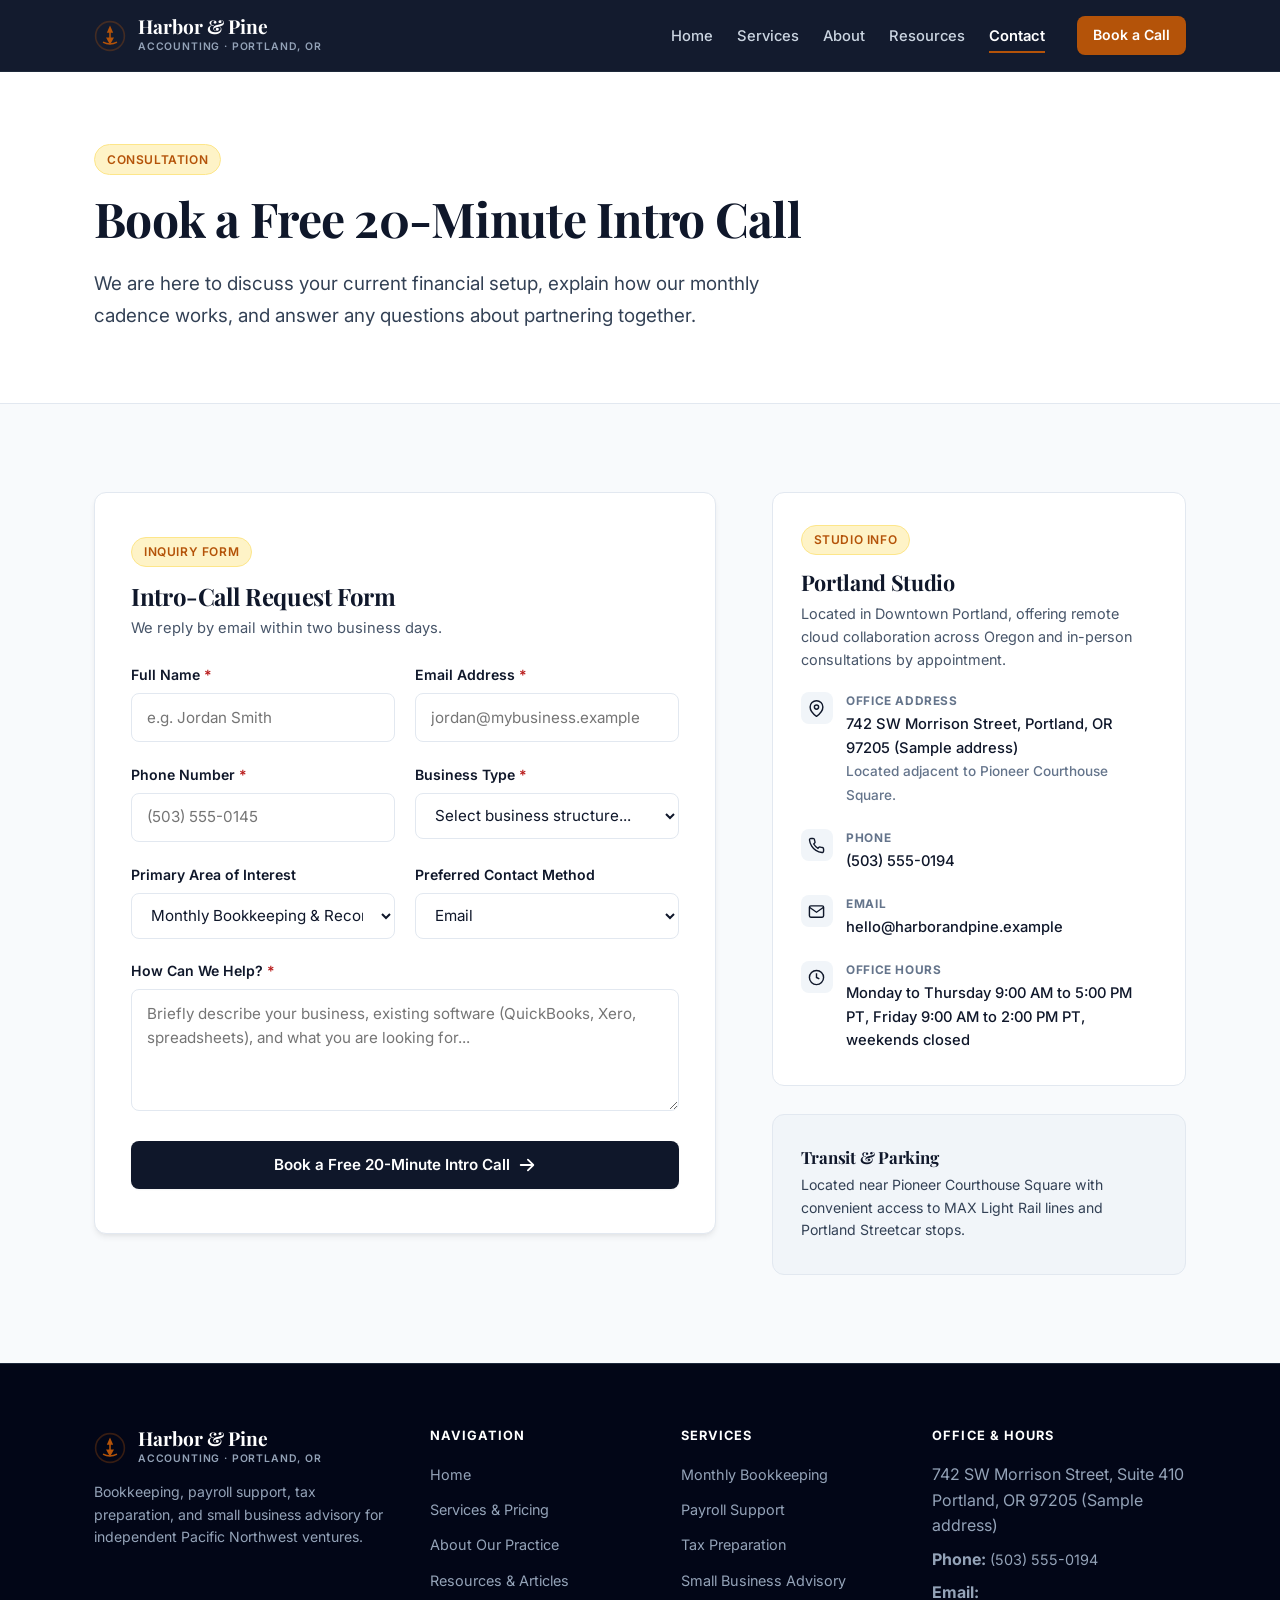
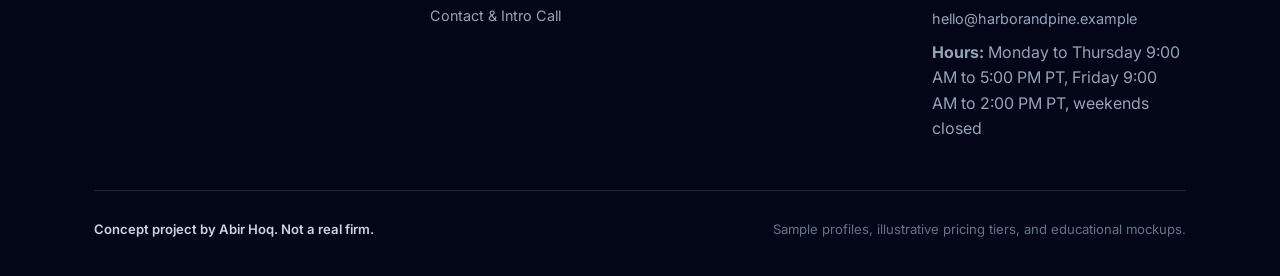
<file: contact.html>
<!DOCTYPE html>
<html lang="en">
<head>
  <meta charset="UTF-8">
  <meta name="viewport" content="width=device-width, initial-scale=1.0">
  <title>Contact &amp; Book an Intro Call | Harbor &amp; Pine Accounting</title>
  <meta name="description" content="Request a free 20-minute intro call with Harbor &amp; Pine Accounting in Portland, Oregon. Discuss your bookkeeping, payroll support, or tax preparation needs.">
  <link rel="canonical" href="https://abirhoq.github.io/Accounting-firm/contact.html">

  <!-- Google Fonts: Playfair Display & Inter -->
  <link rel="preconnect" href="https://fonts.googleapis.com">
  <link rel="preconnect" href="https://fonts.gstatic.com" crossorigin>
  <link href="https://fonts.googleapis.com/css2?family=Inter:wght@400;500;600;700&family=Playfair+Display:wght@600;700&display=swap" rel="stylesheet">

  <link rel="stylesheet" href="./styles.css">
</head>
<body>
  <a href="#main-content" class="skip-link">Skip to main content</a>

  <!-- Header -->
  <header class="site-header">
    <div class="container header-container">
      <a href="./index.html" class="brand" aria-label="Harbor &amp; Pine Accounting Home">
        <svg class="brand-icon" viewBox="0 0 40 40" fill="none" aria-hidden="true">
          <circle cx="20" cy="20" r="18" stroke="currentColor" stroke-width="2" stroke-opacity="0.3"/>
          <path d="M20 7L24 16H21V22H25L20 31L15 22H19V16H16L20 7Z" fill="currentColor"/>
          <path d="M12 28C14.5 29.5 17 30 20 30C23 30 25.5 29.5 28 28" stroke="currentColor" stroke-width="2" stroke-linecap="round"/>
        </svg>
        <div class="brand-text">
          <span class="brand-title">Harbor &amp; Pine</span>
          <span class="brand-tagline">Accounting · Portland, OR</span>
        </div>
      </a>

      <!-- Mobile Navigation Toggle -->
      <button class="nav-toggle" aria-label="Toggle navigation menu" aria-expanded="false" aria-controls="primary-nav">
        <svg class="nav-toggle-icon icon-hamburger" viewBox="0 0 24 24" fill="none" stroke="currentColor" stroke-width="2" stroke-linecap="round" aria-hidden="true">
          <line x1="3" y1="6" x2="21" y2="6"/>
          <line x1="3" y1="12" x2="21" y2="12"/>
          <line x1="3" y1="18" x2="21" y2="18"/>
        </svg>
        <svg class="nav-toggle-icon icon-close" viewBox="0 0 24 24" fill="none" stroke="currentColor" stroke-width="2" stroke-linecap="round" aria-hidden="true">
          <line x1="18" y1="6" x2="6" y2="18"/>
          <line x1="6" y1="6" x2="18" y2="18"/>
        </svg>
      </button>

      <!-- Navigation Links -->
      <nav id="primary-nav" class="nav-menu-wrapper" aria-label="Primary navigation">
        <ul class="nav-links">
          <li><a href="./index.html" class="nav-link">Home</a></li>
          <li><a href="./services.html" class="nav-link">Services</a></li>
          <li><a href="./about.html" class="nav-link">About</a></li>
          <li><a href="./resources.html" class="nav-link">Resources</a></li>
          <li><a href="./contact.html" class="nav-link active" aria-current="page">Contact</a></li>
        </ul>
        <div class="nav-cta-wrapper">
          <a href="./contact.html" class="btn btn--accent btn--sm">Book a Call</a>
        </div>
      </nav>
    </div>
  </header>

  <!-- Main Content -->
  <main id="main-content">
    <header class="page-intro">
      <div class="container">
        <div class="page-intro-content">
          <span class="badge">Consultation</span>
          <h1>Book a Free 20-Minute Intro Call</h1>
          <p class="lead">
            We are here to discuss your current financial setup, explain how our monthly cadence works, and answer any questions about partnering together.
          </p>
        </div>
      </div>
    </header>

    <!-- Contact & Form Section -->
    <section class="section">
      <div class="container">
        <div class="contact-layout">
          
          <!-- Column 1: Request Form -->
          <div>
            <div class="form-card">
              <span class="badge">Inquiry Form</span>
              <h2 style="font-size: 1.5rem; margin-bottom: 0.35rem;">Intro-Call Request Form</h2>
              <p style="margin-bottom: 1.5rem; font-size: 0.92rem;">
                We reply by email within two business days.
              </p>

              <!-- Status Alerts: Strictly hidden until submitted -->
              <div id="form-error-alert" class="form-alert form-alert--error" role="alert" aria-live="assertive"></div>
              <div id="form-success-alert" class="form-alert form-alert--success" role="status" aria-live="polite"></div>

              <form id="intro-call-form" novalidate>
                <!-- Row 1: Name & Email -->
                <div class="form-row">
                  <div class="form-group">
                    <label for="name">
                      Full Name <span style="color: var(--color-error);" aria-hidden="true">*</span>
                    </label>
                    <input 
                      type="text" 
                      id="name" 
                      name="name" 
                      class="input-field" 
                      placeholder="e.g. Jordan Smith" 
                      required 
                      autocomplete="name"
                    >
                    <div class="field-error-message">Please enter your full name.</div>
                  </div>

                  <div class="form-group">
                    <label for="email">
                      Email Address <span style="color: var(--color-error);" aria-hidden="true">*</span>
                    </label>
                    <input 
                      type="email" 
                      id="email" 
                      name="email" 
                      class="input-field" 
                      placeholder="jordan@mybusiness.example" 
                      required 
                      autocomplete="email"
                    >
                    <div class="field-error-message">Please provide a valid email address.</div>
                  </div>
                </div>

                <!-- Row 2: Phone & Business Type -->
                <div class="form-row">
                  <div class="form-group">
                    <label for="phone">
                      Phone Number <span style="color: var(--color-error);" aria-hidden="true">*</span>
                    </label>
                    <input 
                      type="tel" 
                      id="phone" 
                      name="phone" 
                      class="input-field" 
                      placeholder="(503) 555-0145" 
                      required 
                      autocomplete="tel"
                    >
                    <div class="field-error-message">Please enter a valid 10-digit phone number.</div>
                  </div>

                  <div class="form-group">
                    <label for="business_type">
                      Business Type <span style="color: var(--color-error);" aria-hidden="true">*</span>
                    </label>
                    <select id="business_type" name="business_type" class="select-field" required>
                      <option value="" disabled selected>Select business structure...</option>
                      <option value="Sole Proprietorship">Sole Proprietorship</option>
                      <option value="Single-Member LLC">Single-Member LLC</option>
                      <option value="Multi-Member LLC / Partnership">Multi-Member LLC / Partnership</option>
                      <option value="S-Corporation">S-Corporation</option>
                      <option value="Pre-Launch / New Venture">Pre-Launch / New Venture</option>
                      <option value="Other / Creative Practice">Other / Creative Practice</option>
                    </select>
                    <div class="field-error-message">Please select your business structure.</div>
                  </div>
                </div>

                <!-- Row 3: Primary Area of Interest & Preferred Contact Method -->
                <div class="form-row">
                  <div class="form-group">
                    <label for="service">Primary Area of Interest</label>
                    <select id="service" name="service" class="select-field">
                      <option value="Monthly Bookkeeping">Monthly Bookkeeping &amp; Reconciliation</option>
                      <option value="Tax Preparation">Tax Preparation &amp; Filing Support</option>
                      <option value="Payroll Support">Payroll Support &amp; Compliance</option>
                      <option value="Small Business Advisory">Small Business Advisory</option>
                      <option value="Comprehensive Package">Comprehensive Package (Bookkeeping + Tax)</option>
                    </select>
                  </div>

                  <div class="form-group">
                    <label for="preferred_contact">Preferred Contact Method</label>
                    <select id="preferred_contact" name="preferred_contact" class="select-field">
                      <option value="Email" selected>Email</option>
                      <option value="Phone Call">Phone Call</option>
                      <option value="Video Call">Video Call</option>
                    </select>
                  </div>
                </div>

                <!-- Row 4: Message -->
                <div class="form-group">
                  <label for="message">
                    How Can We Help? <span style="color: var(--color-error);" aria-hidden="true">*</span>
                  </label>
                  <textarea 
                    id="message" 
                    name="message" 
                    class="textarea-field" 
                    rows="4" 
                    placeholder="Briefly describe your business, existing software (QuickBooks, Xero, spreadsheets), and what you are looking for..." 
                    required
                  ></textarea>
                  <div class="field-error-message">Please enter a brief message (at least 10 characters).</div>
                </div>

                <button type="submit" class="btn btn--primary" style="width: 100%;">
                  <span>Book a Free 20-Minute Intro Call</span>
                  <svg width="18" height="18" viewBox="0 0 20 20" fill="currentColor" aria-hidden="true">
                    <path fill-rule="evenodd" d="M10.293 3.293a1 1 0 011.414 0l6 6a1 1 0 010 1.414l-6 6a1 1 0 01-1.414-1.414L14.586 11H3a1 1 0 110-2h11.586l-4.293-4.293a1 1 0 010-1.414z" clip-rule="evenodd"/>
                  </svg>
                </button>
              </form>
            </div>
          </div>

          <!-- Column 2: Contact Info & Address -->
          <div class="contact-sidebar">
            <div class="contact-info-card">
              <span class="badge">Studio Info</span>
              <h2 style="font-size: 1.35rem; margin-bottom: 0.35rem;">Portland Studio</h2>
              <p style="font-size: 0.9rem; color: var(--color-text-muted);">
                Located in Downtown Portland, offering remote cloud collaboration across Oregon and in-person consultations by appointment.
              </p>

              <div class="contact-detail-list">
                <div class="contact-detail-item">
                  <div class="contact-detail-icon" aria-hidden="true">
                    <svg viewBox="0 0 24 24" fill="none" stroke="currentColor" stroke-width="2">
                      <path d="M21 10c0 7-9 13-9 13s-9-6-9-13a9 9 0 0 1 18 0z"></path>
                      <circle cx="12" cy="10" r="3"></circle>
                    </svg>
                  </div>
                  <div>
                    <div class="contact-detail-label">Office Address</div>
                    <div class="contact-detail-value">
                      742 SW Morrison Street, Portland, OR 97205 (Sample address)<br>
                      <span style="font-size: 0.85rem; color: var(--color-text-subtle);">Located adjacent to Pioneer Courthouse Square.</span>
                    </div>
                  </div>
                </div>

                <div class="contact-detail-item">
                  <div class="contact-detail-icon" aria-hidden="true">
                    <svg viewBox="0 0 24 24" fill="none" stroke="currentColor" stroke-width="2">
                      <path d="M22 16.92v3a2 2 0 0 1-2.18 2 19.79 19.79 0 0 1-8.63-3.07 19.5 19.5 0 0 1-6-6 19.79 19.79 0 0 1-3.07-8.67A2 2 0 0 1 4.11 2h3a2 2 0 0 1 2 1.72 12.84 12.84 0 0 0 .7 2.81 2 2 0 0 1-.45 2.11L8.09 9.91a16 16 0 0 0 6 6l1.27-1.27a2 2 0 0 1 2.11-.45 12.84 12.84 0 0 0 2.81.7A2 2 0 0 1 22 16.92z"></path>
                    </svg>
                  </div>
                  <div>
                    <div class="contact-detail-label">Phone</div>
                    <div class="contact-detail-value">
                      <a href="tel:5035550194">(503) 555-0194</a>
                    </div>
                  </div>
                </div>

                <div class="contact-detail-item">
                  <div class="contact-detail-icon" aria-hidden="true">
                    <svg viewBox="0 0 24 24" fill="none" stroke="currentColor" stroke-width="2">
                      <path d="M4 4h16c1.1 0 2 .9 2 2v12c0 1.1-.9 2-2 2H4c-1.1 0-2-.9-2-2V6c0-1.1.9-2 2-2z"></path>
                      <polyline points="22,6 12,13 2,6"></polyline>
                    </svg>
                  </div>
                  <div>
                    <div class="contact-detail-label">Email</div>
                    <div class="contact-detail-value">
                      <a href="mailto:hello@harborandpine.example">hello@harborandpine.example</a>
                    </div>
                  </div>
                </div>

                <div class="contact-detail-item">
                  <div class="contact-detail-icon" aria-hidden="true">
                    <svg viewBox="0 0 24 24" fill="none" stroke="currentColor" stroke-width="2">
                      <circle cx="12" cy="12" r="10"></circle>
                      <polyline points="12 6 12 12 16 14"></polyline>
                    </svg>
                  </div>
                  <div>
                    <div class="contact-detail-label">Office Hours</div>
                    <div class="contact-detail-value">
                      Monday to Thursday 9:00 AM to 5:00 PM PT, Friday 9:00 AM to 2:00 PM PT, weekends closed
                    </div>
                  </div>
                </div>
              </div>
            </div>

            <div class="contact-info-card" style="background-color: var(--color-surface-subtle); border-color: var(--color-border);">
              <h3 style="font-size: 1.05rem; margin-bottom: 0.4rem; color: var(--color-navy-800);">Transit &amp; Parking</h3>
              <p style="font-size: 0.88rem; color: var(--color-navy-600); margin-bottom: 0;">
                Located near Pioneer Courthouse Square with convenient access to MAX Light Rail lines and Portland Streetcar stops.
              </p>
            </div>
          </div>

        </div>
      </div>
    </section>
  </main>

  <!-- Shared Footer -->
  <footer class="site-footer">
    <div class="container">
      <div class="footer-grid">
        <div class="footer-brand">
          <div class="brand">
            <svg class="brand-icon" viewBox="0 0 40 40" fill="none" aria-hidden="true">
              <circle cx="20" cy="20" r="18" stroke="currentColor" stroke-width="2" stroke-opacity="0.3"/>
              <path d="M20 7L24 16H21V22H25L20 31L15 22H19V16H16L20 7Z" fill="currentColor"/>
              <path d="M12 28C14.5 29.5 17 30 20 30C23 30 25.5 29.5 28 28" stroke="currentColor" stroke-width="2" stroke-linecap="round"/>
            </svg>
            <div class="brand-text">
              <span class="brand-title">Harbor &amp; Pine</span>
              <span class="brand-tagline">Accounting · Portland, OR</span>
            </div>
          </div>
          <p class="footer-brand-desc">
            Bookkeeping, payroll support, tax preparation, and small business advisory for independent Pacific Northwest ventures.
          </p>
        </div>

        <div>
          <h4 class="footer-col-title">Navigation</h4>
          <ul class="footer-links">
            <li><a href="./index.html" class="footer-link">Home</a></li>
            <li><a href="./services.html" class="footer-link">Services &amp; Pricing</a></li>
            <li><a href="./about.html" class="footer-link">About Our Practice</a></li>
            <li><a href="./resources.html" class="footer-link">Resources &amp; Articles</a></li>
            <li><a href="./contact.html" class="footer-link">Contact &amp; Intro Call</a></li>
          </ul>
        </div>

        <div>
          <h4 class="footer-col-title">Services</h4>
          <ul class="footer-links">
            <li><a href="./services.html#bookkeeping" class="footer-link">Monthly Bookkeeping</a></li>
            <li><a href="./services.html#payroll" class="footer-link">Payroll Support</a></li>
            <li><a href="./services.html#tax-prep" class="footer-link">Tax Preparation</a></li>
            <li><a href="./services.html#advisory" class="footer-link">Small Business Advisory</a></li>
          </ul>
        </div>

        <div>
          <h4 class="footer-col-title">Office &amp; Hours</h4>
          <p style="margin-bottom: 0.5rem; color: #94A3B8;">742 SW Morrison Street, Suite 410<br>Portland, OR 97205 (Sample address)</p>
          <p style="margin-bottom: 0.5rem; color: #94A3B8;"><strong>Phone:</strong> <a href="tel:5035550194" class="footer-link">(503) 555-0194</a></p>
          <p style="margin-bottom: 0.5rem; color: #94A3B8;"><strong>Email:</strong> <a href="mailto:hello@harborandpine.example" class="footer-link">hello@harborandpine.example</a></p>
          <p style="color: #94A3B8;"><strong>Hours:</strong> Monday to Thursday 9:00 AM to 5:00 PM PT, Friday 9:00 AM to 2:00 PM PT, weekends closed</p>
        </div>
      </div>

      <div class="footer-bottom">
        <div>
          <span class="footer-disclaimer-highlight">Concept project by Abir Hoq. Not a real firm.</span>
        </div>
        <div>
          <span>Sample profiles, illustrative pricing tiers, and educational mockups.</span>
        </div>
      </div>
    </div>
  </footer>

  <script src="./script.js"></script>
</body>
</html>
</file>
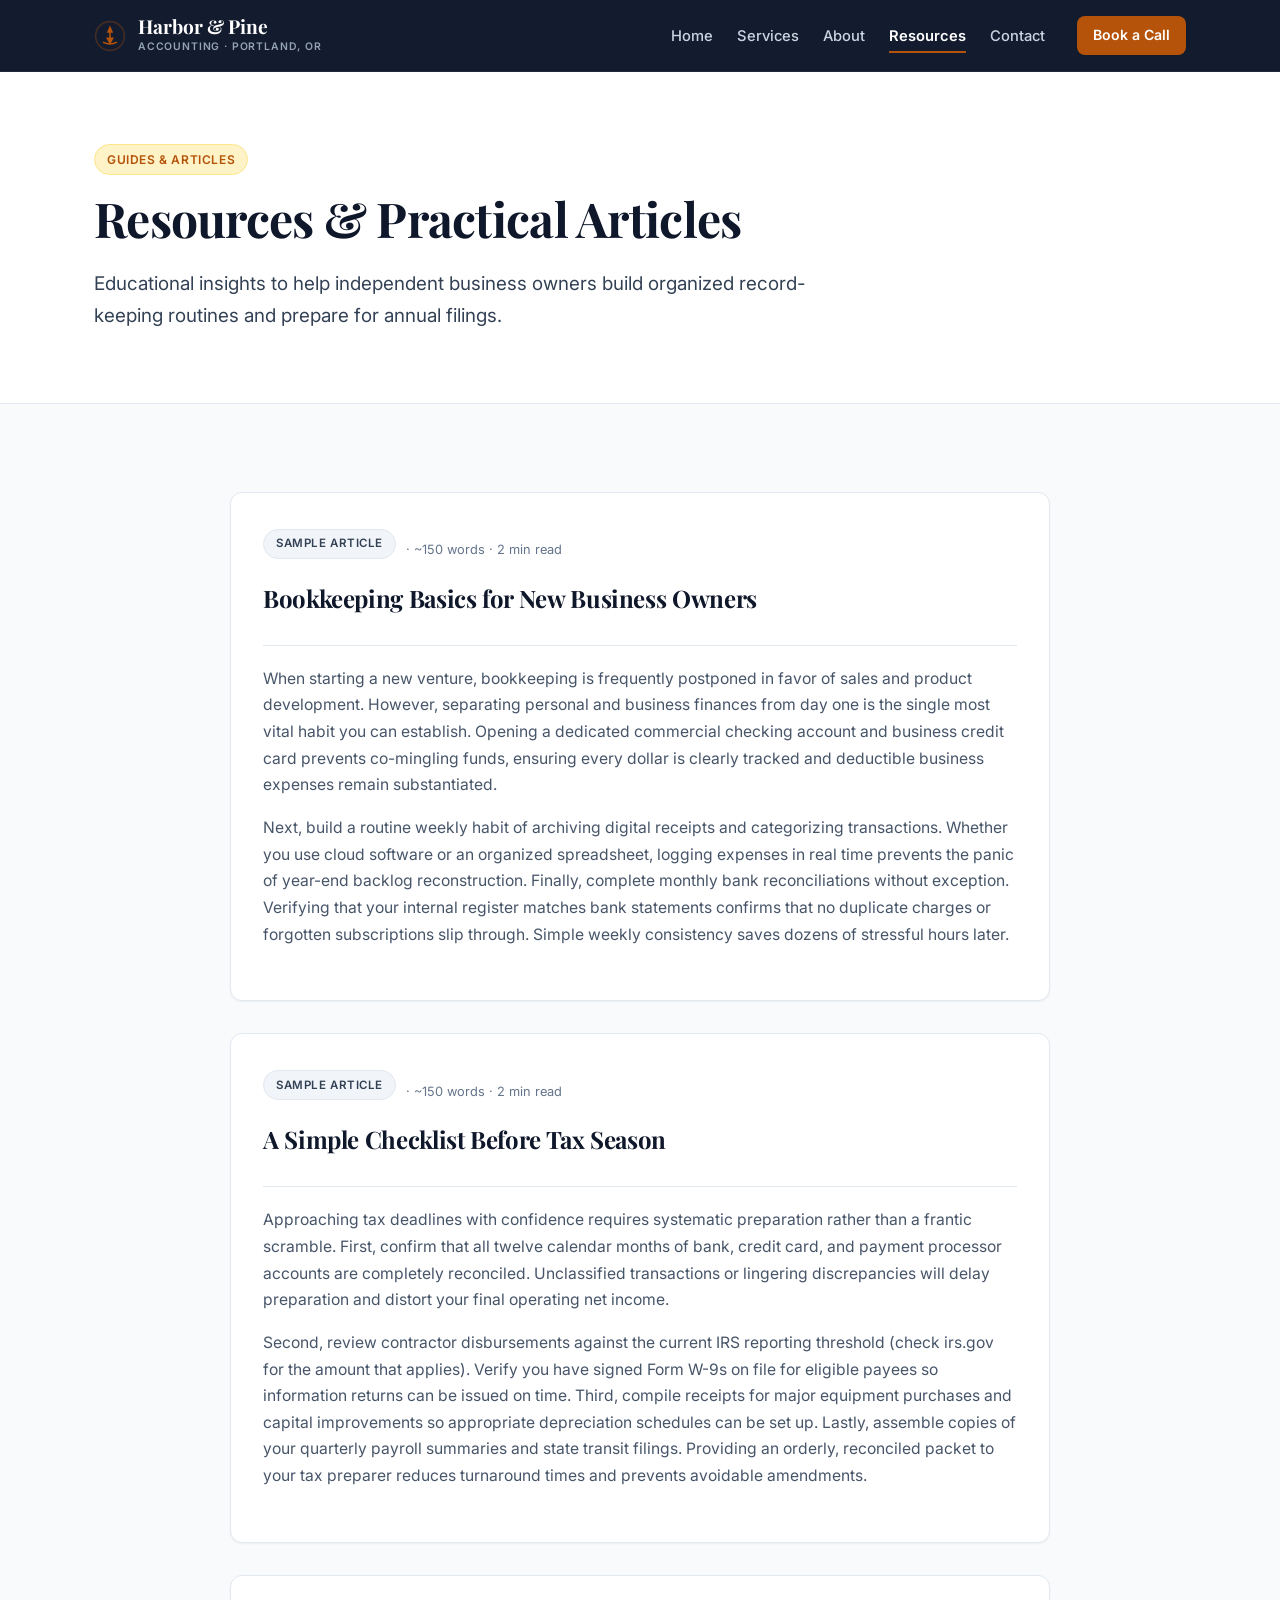
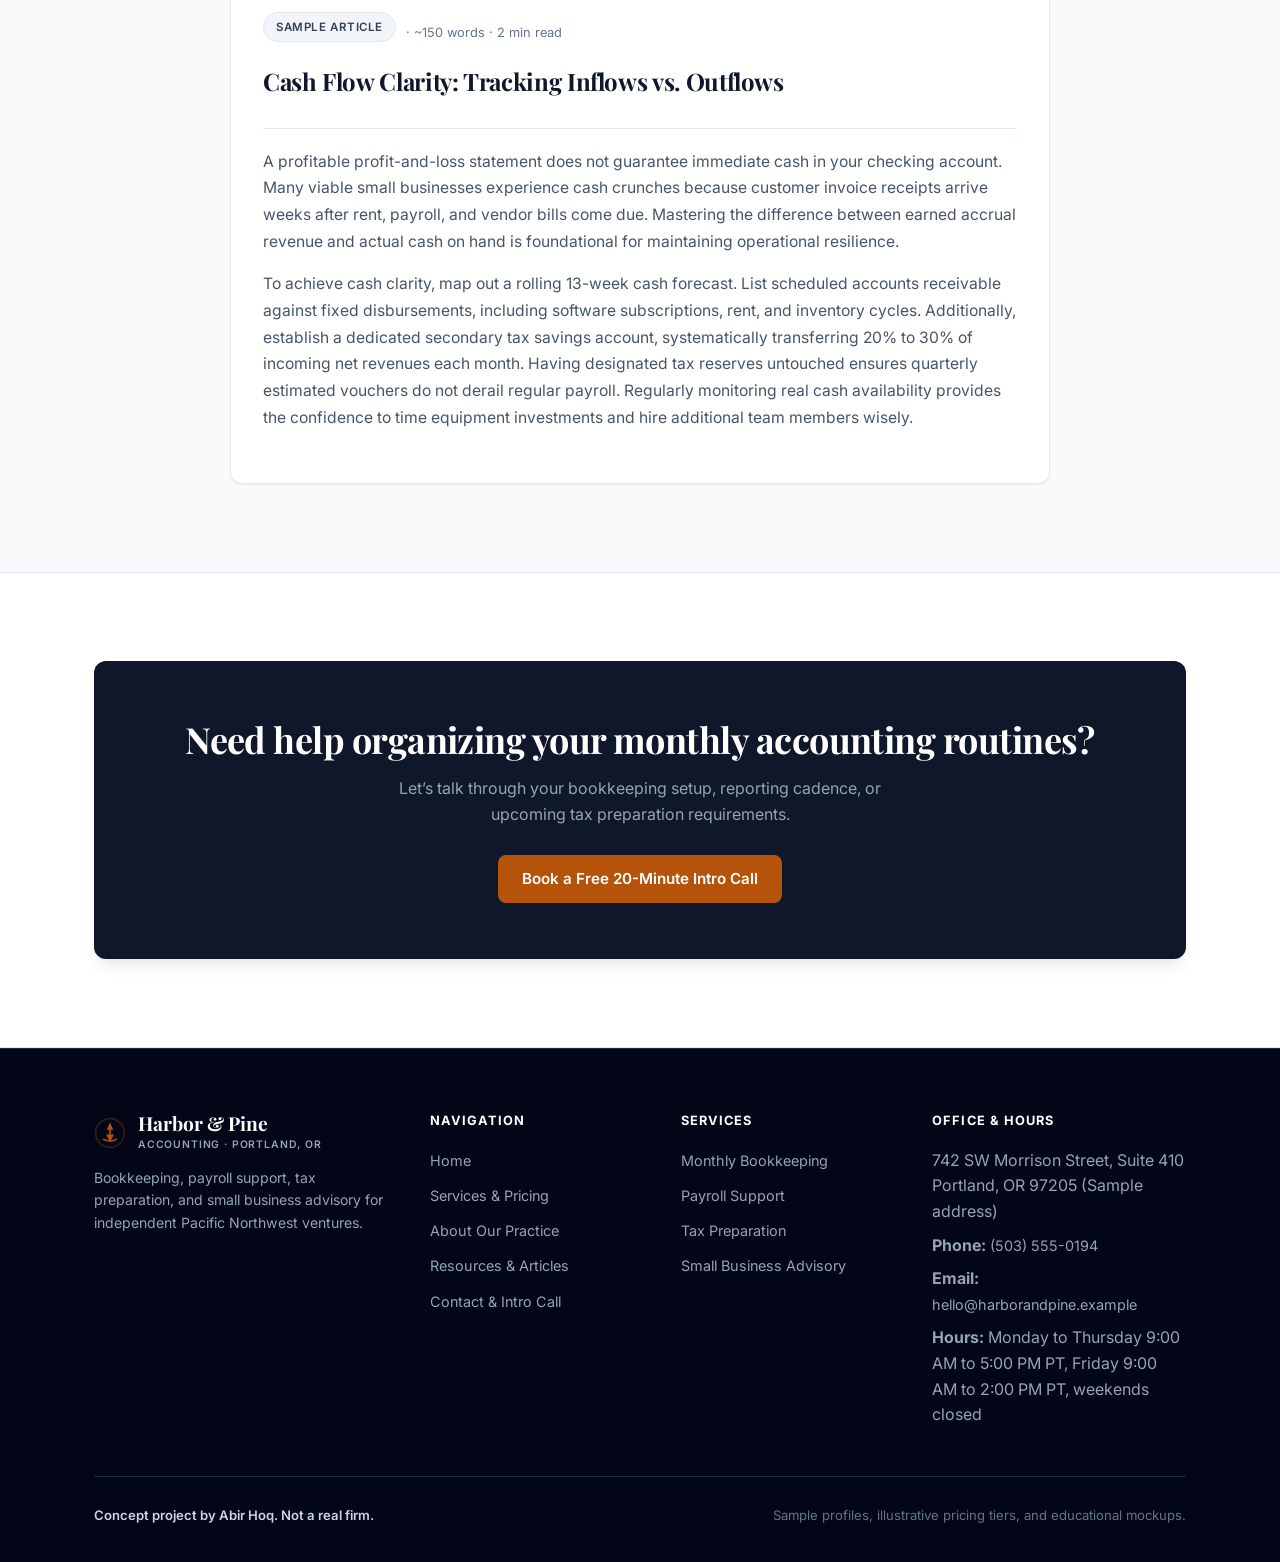
<file: resources.html>
<!DOCTYPE html>
<html lang="en">
<head>
  <meta charset="UTF-8">
  <meta name="viewport" content="width=device-width, initial-scale=1.0">
  <title>Resources &amp; Practical Guides | Harbor &amp; Pine Accounting</title>
  <meta name="description" content="Read practical small business accounting articles, tax preparation checklists, and cash flow principles from Harbor &amp; Pine Accounting.">
  <link rel="canonical" href="https://abirhoq.github.io/Accounting-firm/resources.html">

  <!-- Google Fonts: Playfair Display & Inter -->
  <link rel="preconnect" href="https://fonts.googleapis.com">
  <link rel="preconnect" href="https://fonts.gstatic.com" crossorigin>
  <link href="https://fonts.googleapis.com/css2?family=Inter:wght@400;500;600;700&family=Playfair+Display:wght@600;700&display=swap" rel="stylesheet">

  <link rel="stylesheet" href="./styles.css">
</head>
<body>
  <a href="#main-content" class="skip-link">Skip to main content</a>

  <!-- Header -->
  <header class="site-header">
    <div class="container header-container">
      <a href="./index.html" class="brand" aria-label="Harbor &amp; Pine Accounting Home">
        <svg class="brand-icon" viewBox="0 0 40 40" fill="none" aria-hidden="true">
          <circle cx="20" cy="20" r="18" stroke="currentColor" stroke-width="2" stroke-opacity="0.3"/>
          <path d="M20 7L24 16H21V22H25L20 31L15 22H19V16H16L20 7Z" fill="currentColor"/>
          <path d="M12 28C14.5 29.5 17 30 20 30C23 30 25.5 29.5 28 28" stroke="currentColor" stroke-width="2" stroke-linecap="round"/>
        </svg>
        <div class="brand-text">
          <span class="brand-title">Harbor &amp; Pine</span>
          <span class="brand-tagline">Accounting · Portland, OR</span>
        </div>
      </a>

      <!-- Mobile Navigation Toggle -->
      <button class="nav-toggle" aria-label="Toggle navigation menu" aria-expanded="false" aria-controls="primary-nav">
        <svg class="nav-toggle-icon icon-hamburger" viewBox="0 0 24 24" fill="none" stroke="currentColor" stroke-width="2" stroke-linecap="round" aria-hidden="true">
          <line x1="3" y1="6" x2="21" y2="6"/>
          <line x1="3" y1="12" x2="21" y2="12"/>
          <line x1="3" y1="18" x2="21" y2="18"/>
        </svg>
        <svg class="nav-toggle-icon icon-close" viewBox="0 0 24 24" fill="none" stroke="currentColor" stroke-width="2" stroke-linecap="round" aria-hidden="true">
          <line x1="18" y1="6" x2="6" y2="18"/>
          <line x1="6" y1="6" x2="18" y2="18"/>
        </svg>
      </button>

      <!-- Navigation Links -->
      <nav id="primary-nav" class="nav-menu-wrapper" aria-label="Primary navigation">
        <ul class="nav-links">
          <li><a href="./index.html" class="nav-link">Home</a></li>
          <li><a href="./services.html" class="nav-link">Services</a></li>
          <li><a href="./about.html" class="nav-link">About</a></li>
          <li><a href="./resources.html" class="nav-link active" aria-current="page">Resources</a></li>
          <li><a href="./contact.html" class="nav-link">Contact</a></li>
        </ul>
        <div class="nav-cta-wrapper">
          <a href="./contact.html" class="btn btn--accent btn--sm">Book a Call</a>
        </div>
      </nav>
    </div>
  </header>

  <!-- Main Content -->
  <main id="main-content">
    <header class="page-intro">
      <div class="container">
        <div class="page-intro-content">
          <span class="badge">Guides &amp; Articles</span>
          <h1>Resources &amp; Practical Articles</h1>
          <p class="lead">
            Educational insights to help independent business owners build organized record-keeping routines and prepare for annual filings.
          </p>
        </div>
      </div>
    </header>

    <!-- Articles Stack -->
    <section class="section">
      <div class="container">
        <div class="articles-stack">
          
          <!-- Article 1 -->
          <article class="article-card" id="article-bookkeeping-basics">
            <header class="article-header">
              <div class="article-meta">
                <span class="badge badge--sample">Sample article</span>
                <span style="font-size: 0.8rem; color: var(--color-text-subtle);">· ~150 words · 2 min read</span>
              </div>
              <h2 style="font-size: 1.5rem;">Bookkeeping Basics for New Business Owners</h2>
            </header>
            
            <div class="article-body">
              <p>
                When starting a new venture, bookkeeping is frequently postponed in favor of sales and product development. However, separating personal and business finances from day one is the single most vital habit you can establish. Opening a dedicated commercial checking account and business credit card prevents co-mingling funds, ensuring every dollar is clearly tracked and deductible business expenses remain substantiated.
              </p>
              <p>
                Next, build a routine weekly habit of archiving digital receipts and categorizing transactions. Whether you use cloud software or an organized spreadsheet, logging expenses in real time prevents the panic of year-end backlog reconstruction. Finally, complete monthly bank reconciliations without exception. Verifying that your internal register matches bank statements confirms that no duplicate charges or forgotten subscriptions slip through. Simple weekly consistency saves dozens of stressful hours later.
              </p>
            </div>
          </article>

          <!-- Article 2 -->
          <article class="article-card" id="article-tax-season-checklist">
            <header class="article-header">
              <div class="article-meta">
                <span class="badge badge--sample">Sample article</span>
                <span style="font-size: 0.8rem; color: var(--color-text-subtle);">· ~150 words · 2 min read</span>
              </div>
              <h2 style="font-size: 1.5rem;">A Simple Checklist Before Tax Season</h2>
            </header>
            
            <div class="article-body">
              <p>
                Approaching tax deadlines with confidence requires systematic preparation rather than a frantic scramble. First, confirm that all twelve calendar months of bank, credit card, and payment processor accounts are completely reconciled. Unclassified transactions or lingering discrepancies will delay preparation and distort your final operating net income.
              </p>
              <p>
                Second, review contractor disbursements against the current IRS reporting threshold (check irs.gov for the amount that applies). Verify you have signed Form W-9s on file for eligible payees so information returns can be issued on time. Third, compile receipts for major equipment purchases and capital improvements so appropriate depreciation schedules can be set up. Lastly, assemble copies of your quarterly payroll summaries and state transit filings. Providing an orderly, reconciled packet to your tax preparer reduces turnaround times and prevents avoidable amendments.
              </p>
            </div>
          </article>

          <!-- Article 3 -->
          <article class="article-card" id="article-cash-flow-clarity">
            <header class="article-header">
              <div class="article-meta">
                <span class="badge badge--sample">Sample article</span>
                <span style="font-size: 0.8rem; color: var(--color-text-subtle);">· ~150 words · 2 min read</span>
              </div>
              <h2 style="font-size: 1.5rem;">Cash Flow Clarity: Tracking Inflows vs. Outflows</h2>
            </header>
            
            <div class="article-body">
              <p>
                A profitable profit-and-loss statement does not guarantee immediate cash in your checking account. Many viable small businesses experience cash crunches because customer invoice receipts arrive weeks after rent, payroll, and vendor bills come due. Mastering the difference between earned accrual revenue and actual cash on hand is foundational for maintaining operational resilience.
              </p>
              <p>
                To achieve cash clarity, map out a rolling 13-week cash forecast. List scheduled accounts receivable against fixed disbursements, including software subscriptions, rent, and inventory cycles. Additionally, establish a dedicated secondary tax savings account, systematically transferring 20% to 30% of incoming net revenues each month. Having designated tax reserves untouched ensures quarterly estimated vouchers do not derail regular payroll. Regularly monitoring real cash availability provides the confidence to time equipment investments and hire additional team members wisely.
              </p>
            </div>
          </article>

        </div>
      </div>
    </section>

    <!-- Closing CTA -->
    <section class="section section--alt">
      <div class="container">
        <div class="cta-banner">
          <h2>Need help organizing your monthly accounting routines?</h2>
          <p>
            Let&rsquo;s talk through your bookkeeping setup, reporting cadence, or upcoming tax preparation requirements.
          </p>
          <a href="./contact.html" class="btn btn--accent">Book a Free 20-Minute Intro Call</a>
        </div>
      </div>
    </section>
  </main>

  <!-- Shared Footer -->
  <footer class="site-footer">
    <div class="container">
      <div class="footer-grid">
        <div class="footer-brand">
          <div class="brand">
            <svg class="brand-icon" viewBox="0 0 40 40" fill="none" aria-hidden="true">
              <circle cx="20" cy="20" r="18" stroke="currentColor" stroke-width="2" stroke-opacity="0.3"/>
              <path d="M20 7L24 16H21V22H25L20 31L15 22H19V16H16L20 7Z" fill="currentColor"/>
              <path d="M12 28C14.5 29.5 17 30 20 30C23 30 25.5 29.5 28 28" stroke="currentColor" stroke-width="2" stroke-linecap="round"/>
            </svg>
            <div class="brand-text">
              <span class="brand-title">Harbor &amp; Pine</span>
              <span class="brand-tagline">Accounting · Portland, OR</span>
            </div>
          </div>
          <p class="footer-brand-desc">
            Bookkeeping, payroll support, tax preparation, and small business advisory for independent Pacific Northwest ventures.
          </p>
        </div>

        <div>
          <h4 class="footer-col-title">Navigation</h4>
          <ul class="footer-links">
            <li><a href="./index.html" class="footer-link">Home</a></li>
            <li><a href="./services.html" class="footer-link">Services &amp; Pricing</a></li>
            <li><a href="./about.html" class="footer-link">About Our Practice</a></li>
            <li><a href="./resources.html" class="footer-link">Resources &amp; Articles</a></li>
            <li><a href="./contact.html" class="footer-link">Contact &amp; Intro Call</a></li>
          </ul>
        </div>

        <div>
          <h4 class="footer-col-title">Services</h4>
          <ul class="footer-links">
            <li><a href="./services.html#bookkeeping" class="footer-link">Monthly Bookkeeping</a></li>
            <li><a href="./services.html#payroll" class="footer-link">Payroll Support</a></li>
            <li><a href="./services.html#tax-prep" class="footer-link">Tax Preparation</a></li>
            <li><a href="./services.html#advisory" class="footer-link">Small Business Advisory</a></li>
          </ul>
        </div>

        <div>
          <h4 class="footer-col-title">Office &amp; Hours</h4>
          <p style="margin-bottom: 0.5rem; color: #94A3B8;">742 SW Morrison Street, Suite 410<br>Portland, OR 97205 (Sample address)</p>
          <p style="margin-bottom: 0.5rem; color: #94A3B8;"><strong>Phone:</strong> <a href="tel:5035550194" class="footer-link">(503) 555-0194</a></p>
          <p style="margin-bottom: 0.5rem; color: #94A3B8;"><strong>Email:</strong> <a href="mailto:hello@harborandpine.example" class="footer-link">hello@harborandpine.example</a></p>
          <p style="color: #94A3B8;"><strong>Hours:</strong> Monday to Thursday 9:00 AM to 5:00 PM PT, Friday 9:00 AM to 2:00 PM PT, weekends closed</p>
        </div>
      </div>

      <div class="footer-bottom">
        <div>
          <span class="footer-disclaimer-highlight">Concept project by Abir Hoq. Not a real firm.</span>
        </div>
        <div>
          <span>Sample profiles, illustrative pricing tiers, and educational mockups.</span>
        </div>
      </div>
    </div>
  </footer>

  <script src="./script.js"></script>
</body>
</html>
</file>
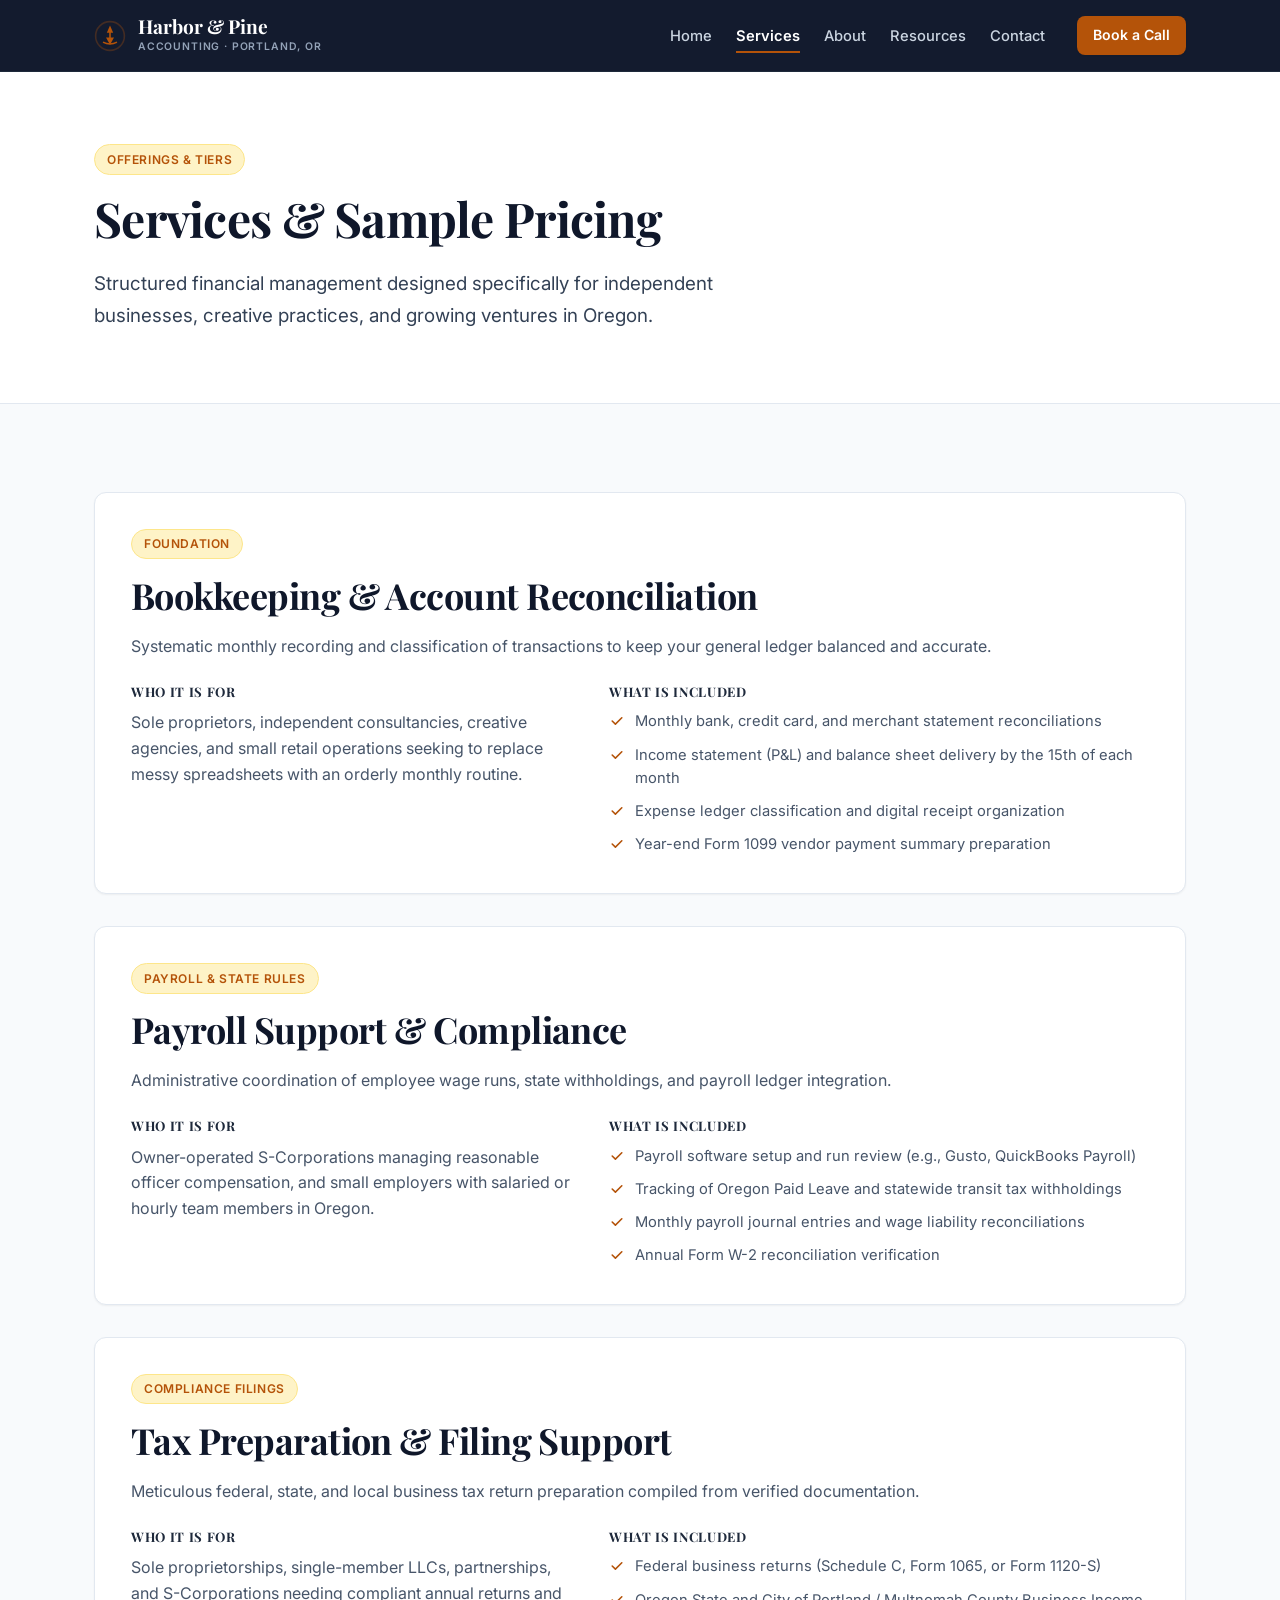
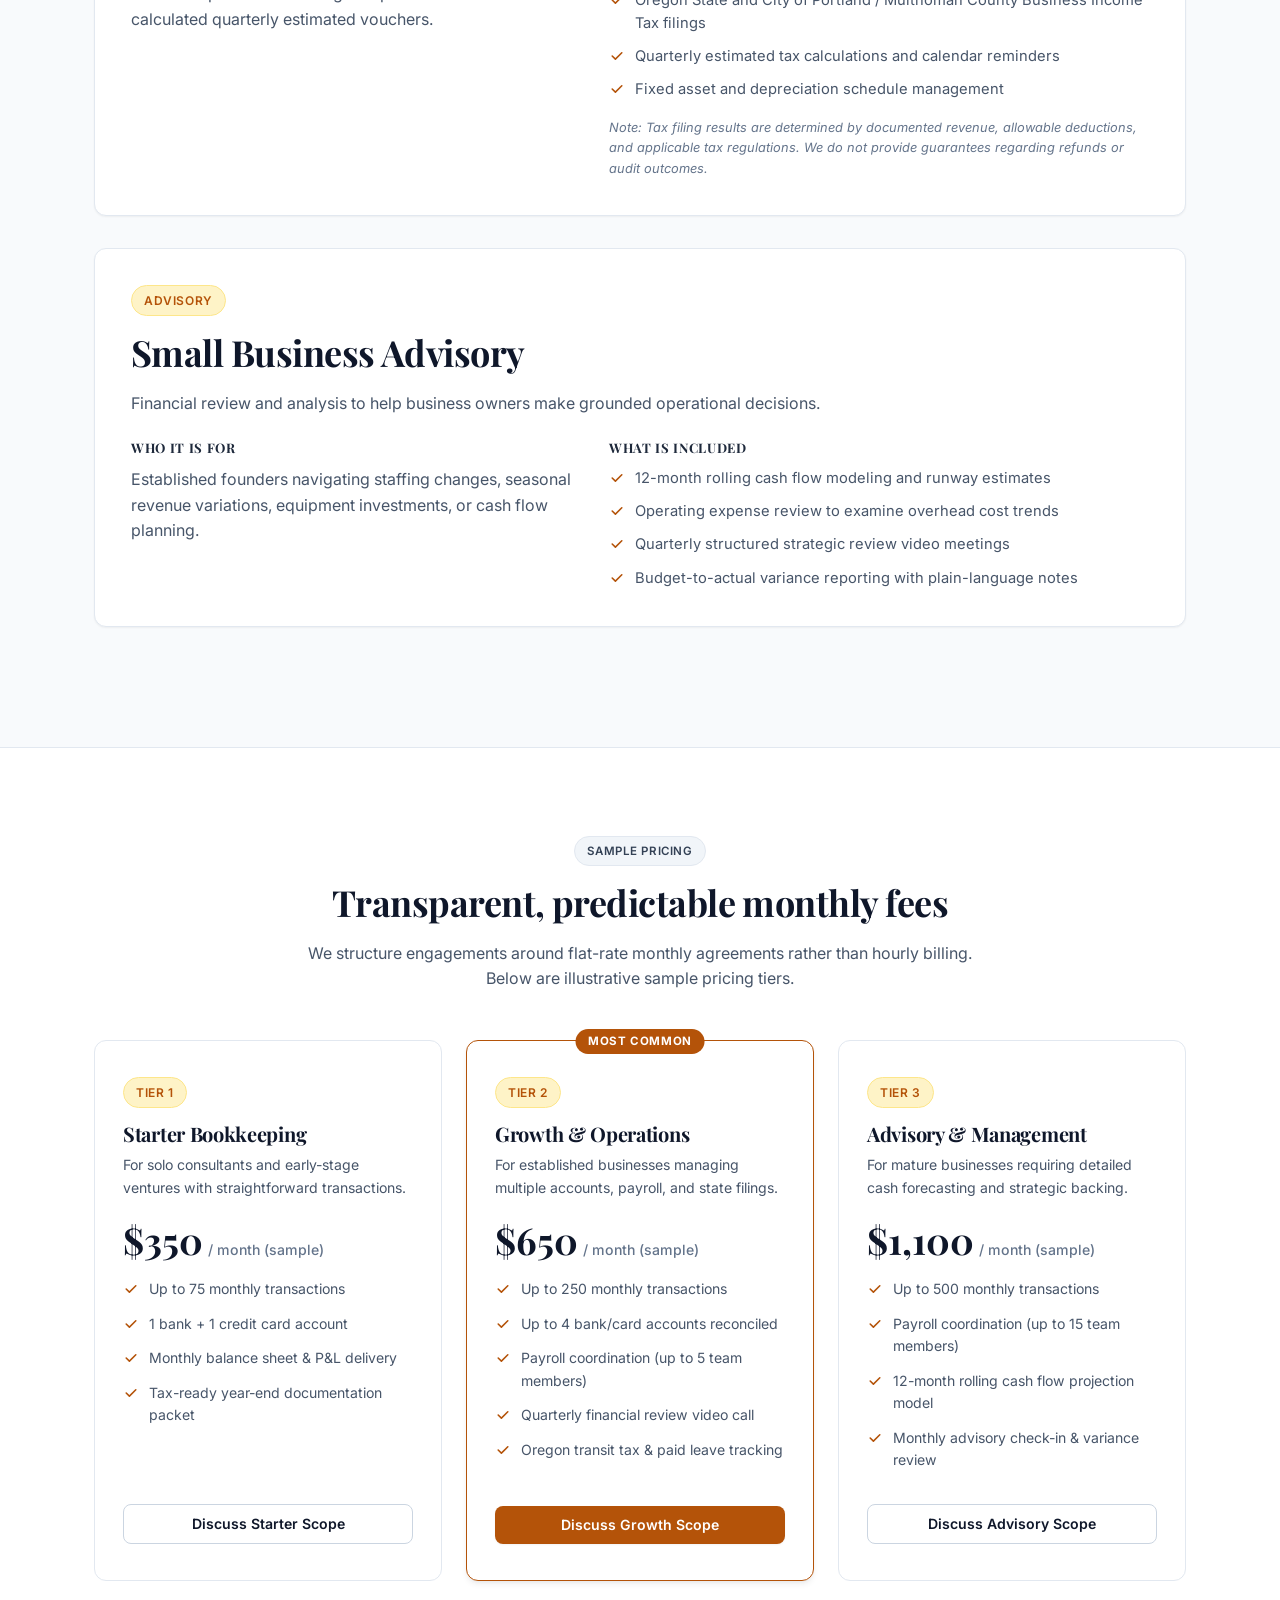
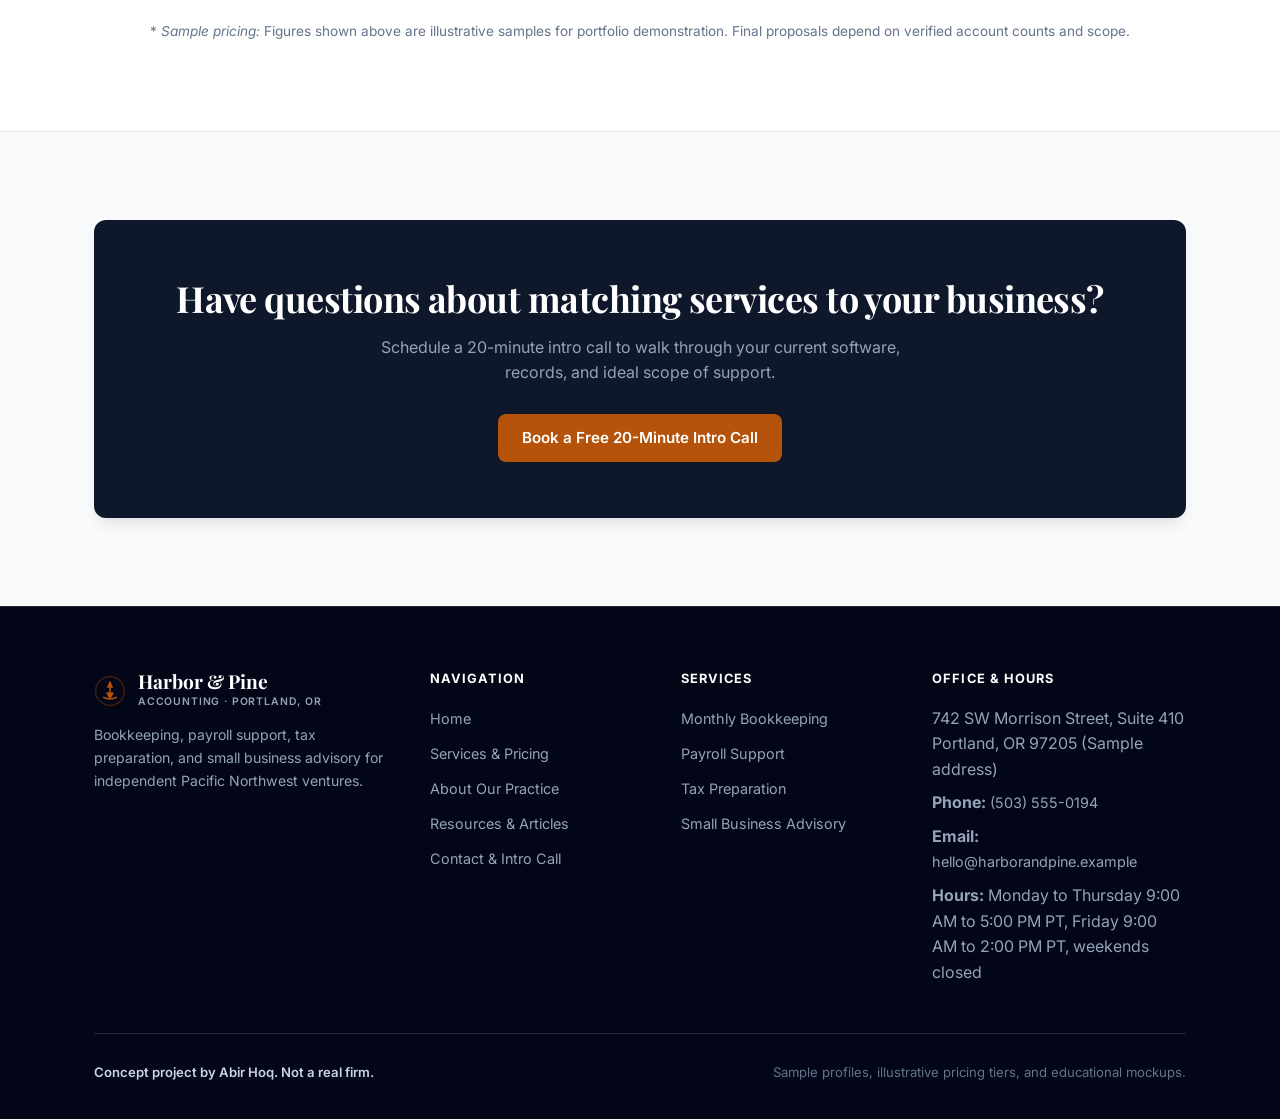
<file: services.html>
<!DOCTYPE html>
<html lang="en">
<head>
  <meta charset="UTF-8">
  <meta name="viewport" content="width=device-width, initial-scale=1.0">
  <title>Services &amp; Sample Pricing | Harbor &amp; Pine Accounting</title>
  <meta name="description" content="Explore bookkeeping, payroll support, tax preparation, and small business advisory services from Harbor &amp; Pine Accounting in Portland, Oregon.">
  <link rel="canonical" href="https://abirhoq.github.io/Accounting-firm/services.html">

  <!-- Google Fonts: Playfair Display & Inter -->
  <link rel="preconnect" href="https://fonts.googleapis.com">
  <link rel="preconnect" href="https://fonts.gstatic.com" crossorigin>
  <link href="https://fonts.googleapis.com/css2?family=Inter:wght@400;500;600;700&family=Playfair+Display:wght@600;700&display=swap" rel="stylesheet">

  <link rel="stylesheet" href="./styles.css">
</head>
<body>
  <a href="#main-content" class="skip-link">Skip to main content</a>

  <!-- Header -->
  <header class="site-header">
    <div class="container header-container">
      <a href="./index.html" class="brand" aria-label="Harbor &amp; Pine Accounting Home">
        <svg class="brand-icon" viewBox="0 0 40 40" fill="none" aria-hidden="true">
          <circle cx="20" cy="20" r="18" stroke="currentColor" stroke-width="2" stroke-opacity="0.3"/>
          <path d="M20 7L24 16H21V22H25L20 31L15 22H19V16H16L20 7Z" fill="currentColor"/>
          <path d="M12 28C14.5 29.5 17 30 20 30C23 30 25.5 29.5 28 28" stroke="currentColor" stroke-width="2" stroke-linecap="round"/>
        </svg>
        <div class="brand-text">
          <span class="brand-title">Harbor &amp; Pine</span>
          <span class="brand-tagline">Accounting · Portland, OR</span>
        </div>
      </a>

      <!-- Mobile Navigation Toggle -->
      <button class="nav-toggle" aria-label="Toggle navigation menu" aria-expanded="false" aria-controls="primary-nav">
        <svg class="nav-toggle-icon icon-hamburger" viewBox="0 0 24 24" fill="none" stroke="currentColor" stroke-width="2" stroke-linecap="round" aria-hidden="true">
          <line x1="3" y1="6" x2="21" y2="6"/>
          <line x1="3" y1="12" x2="21" y2="12"/>
          <line x1="3" y1="18" x2="21" y2="18"/>
        </svg>
        <svg class="nav-toggle-icon icon-close" viewBox="0 0 24 24" fill="none" stroke="currentColor" stroke-width="2" stroke-linecap="round" aria-hidden="true">
          <line x1="18" y1="6" x2="6" y2="18"/>
          <line x1="6" y1="6" x2="18" y2="18"/>
        </svg>
      </button>

      <!-- Navigation Links -->
      <nav id="primary-nav" class="nav-menu-wrapper" aria-label="Primary navigation">
        <ul class="nav-links">
          <li><a href="./index.html" class="nav-link">Home</a></li>
          <li><a href="./services.html" class="nav-link active" aria-current="page">Services</a></li>
          <li><a href="./about.html" class="nav-link">About</a></li>
          <li><a href="./resources.html" class="nav-link">Resources</a></li>
          <li><a href="./contact.html" class="nav-link">Contact</a></li>
        </ul>
        <div class="nav-cta-wrapper">
          <a href="./contact.html" class="btn btn--accent btn--sm">Book a Call</a>
        </div>
      </nav>
    </div>
  </header>

  <!-- Main Content -->
  <main id="main-content">
    <header class="page-intro">
      <div class="container">
        <div class="page-intro-content">
          <span class="badge">Offerings &amp; Tiers</span>
          <h1>Services &amp; Sample Pricing</h1>
          <p class="lead">
            Structured financial management designed specifically for independent businesses, creative practices, and growing ventures in Oregon.
          </p>
        </div>
      </div>
    </header>

    <!-- Core Offerings Detail -->
    <section class="section">
      <div class="container">
        <!-- 1. Bookkeeping -->
        <article class="detailed-service-item" id="bookkeeping">
          <span class="badge">Foundation</span>
          <h2>Bookkeeping &amp; Account Reconciliation</h2>
          <p>
            Systematic monthly recording and classification of transactions to keep your general ledger balanced and accurate.
          </p>

          <div class="detailed-service-grid">
            <div>
              <h3 class="sub-block-title">Who It Is For</h3>
              <p>
                Sole proprietors, independent consultancies, creative agencies, and small retail operations seeking to replace messy spreadsheets with an orderly monthly routine.
              </p>
            </div>
            <div>
              <h3 class="sub-block-title">What Is Included</h3>
              <ul class="feature-check-list">
                <li class="feature-check-item">
                  <svg viewBox="0 0 20 20" fill="currentColor" aria-hidden="true"><path fill-rule="evenodd" d="M16.707 5.293a1 1 0 010 1.414l-8 8a1 1 0 01-1.414 0l-4-4a1 1 0 011.414-1.414L8 12.586l7.293-7.293a1 1 0 011.414 0z" clip-rule="evenodd"/></svg>
                  <span>Monthly bank, credit card, and merchant statement reconciliations</span>
                </li>
                <li class="feature-check-item">
                  <svg viewBox="0 0 20 20" fill="currentColor" aria-hidden="true"><path fill-rule="evenodd" d="M16.707 5.293a1 1 0 010 1.414l-8 8a1 1 0 01-1.414 0l-4-4a1 1 0 011.414-1.414L8 12.586l7.293-7.293a1 1 0 011.414 0z" clip-rule="evenodd"/></svg>
                  <span>Income statement (P&amp;L) and balance sheet delivery by the 15th of each month</span>
                </li>
                <li class="feature-check-item">
                  <svg viewBox="0 0 20 20" fill="currentColor" aria-hidden="true"><path fill-rule="evenodd" d="M16.707 5.293a1 1 0 010 1.414l-8 8a1 1 0 01-1.414 0l-4-4a1 1 0 011.414-1.414L8 12.586l7.293-7.293a1 1 0 011.414 0z" clip-rule="evenodd"/></svg>
                  <span>Expense ledger classification and digital receipt organization</span>
                </li>
                <li class="feature-check-item">
                  <svg viewBox="0 0 20 20" fill="currentColor" aria-hidden="true"><path fill-rule="evenodd" d="M16.707 5.293a1 1 0 010 1.414l-8 8a1 1 0 01-1.414 0l-4-4a1 1 0 011.414-1.414L8 12.586l7.293-7.293a1 1 0 011.414 0z" clip-rule="evenodd"/></svg>
                  <span>Year-end Form 1099 vendor payment summary preparation</span>
                </li>
              </ul>
            </div>
          </div>
        </article>

        <!-- 2. Payroll Support -->
        <article class="detailed-service-item" id="payroll">
          <span class="badge">Payroll &amp; State Rules</span>
          <h2>Payroll Support &amp; Compliance</h2>
          <p>
            Administrative coordination of employee wage runs, state withholdings, and payroll ledger integration.
          </p>

          <div class="detailed-service-grid">
            <div>
              <h3 class="sub-block-title">Who It Is For</h3>
              <p>
                Owner-operated S-Corporations managing reasonable officer compensation, and small employers with salaried or hourly team members in Oregon.
              </p>
            </div>
            <div>
              <h3 class="sub-block-title">What Is Included</h3>
              <ul class="feature-check-list">
                <li class="feature-check-item">
                  <svg viewBox="0 0 20 20" fill="currentColor" aria-hidden="true"><path fill-rule="evenodd" d="M16.707 5.293a1 1 0 010 1.414l-8 8a1 1 0 01-1.414 0l-4-4a1 1 0 011.414-1.414L8 12.586l7.293-7.293a1 1 0 011.414 0z" clip-rule="evenodd"/></svg>
                  <span>Payroll software setup and run review (e.g., Gusto, QuickBooks Payroll)</span>
                </li>
                <li class="feature-check-item">
                  <svg viewBox="0 0 20 20" fill="currentColor" aria-hidden="true"><path fill-rule="evenodd" d="M16.707 5.293a1 1 0 010 1.414l-8 8a1 1 0 01-1.414 0l-4-4a1 1 0 011.414-1.414L8 12.586l7.293-7.293a1 1 0 011.414 0z" clip-rule="evenodd"/></svg>
                  <span>Tracking of Oregon Paid Leave and statewide transit tax withholdings</span>
                </li>
                <li class="feature-check-item">
                  <svg viewBox="0 0 20 20" fill="currentColor" aria-hidden="true"><path fill-rule="evenodd" d="M16.707 5.293a1 1 0 010 1.414l-8 8a1 1 0 01-1.414 0l-4-4a1 1 0 011.414-1.414L8 12.586l7.293-7.293a1 1 0 011.414 0z" clip-rule="evenodd"/></svg>
                  <span>Monthly payroll journal entries and wage liability reconciliations</span>
                </li>
                <li class="feature-check-item">
                  <svg viewBox="0 0 20 20" fill="currentColor" aria-hidden="true"><path fill-rule="evenodd" d="M16.707 5.293a1 1 0 010 1.414l-8 8a1 1 0 01-1.414 0l-4-4a1 1 0 011.414-1.414L8 12.586l7.293-7.293a1 1 0 011.414 0z" clip-rule="evenodd"/></svg>
                  <span>Annual Form W-2 reconciliation verification</span>
                </li>
              </ul>
            </div>
          </div>
        </article>

        <!-- 3. Tax Preparation -->
        <article class="detailed-service-item" id="tax-prep">
          <span class="badge">Compliance Filings</span>
          <h2>Tax Preparation &amp; Filing Support</h2>
          <p>
            Meticulous federal, state, and local business tax return preparation compiled from verified documentation.
          </p>

          <div class="detailed-service-grid">
            <div>
              <h3 class="sub-block-title">Who It Is For</h3>
              <p>
                Sole proprietorships, single-member LLCs, partnerships, and S-Corporations needing compliant annual returns and calculated quarterly estimated vouchers.
              </p>
            </div>
            <div>
              <h3 class="sub-block-title">What Is Included</h3>
              <ul class="feature-check-list">
                <li class="feature-check-item">
                  <svg viewBox="0 0 20 20" fill="currentColor" aria-hidden="true"><path fill-rule="evenodd" d="M16.707 5.293a1 1 0 010 1.414l-8 8a1 1 0 01-1.414 0l-4-4a1 1 0 011.414-1.414L8 12.586l7.293-7.293a1 1 0 011.414 0z" clip-rule="evenodd"/></svg>
                  <span>Federal business returns (Schedule C, Form 1065, or Form 1120-S)</span>
                </li>
                <li class="feature-check-item">
                  <svg viewBox="0 0 20 20" fill="currentColor" aria-hidden="true"><path fill-rule="evenodd" d="M16.707 5.293a1 1 0 010 1.414l-8 8a1 1 0 01-1.414 0l-4-4a1 1 0 011.414-1.414L8 12.586l7.293-7.293a1 1 0 011.414 0z" clip-rule="evenodd"/></svg>
                  <span>Oregon State and City of Portland / Multnomah County Business Income Tax filings</span>
                </li>
                <li class="feature-check-item">
                  <svg viewBox="0 0 20 20" fill="currentColor" aria-hidden="true"><path fill-rule="evenodd" d="M16.707 5.293a1 1 0 010 1.414l-8 8a1 1 0 01-1.414 0l-4-4a1 1 0 011.414-1.414L8 12.586l7.293-7.293a1 1 0 011.414 0z" clip-rule="evenodd"/></svg>
                  <span>Quarterly estimated tax calculations and calendar reminders</span>
                </li>
                <li class="feature-check-item">
                  <svg viewBox="0 0 20 20" fill="currentColor" aria-hidden="true"><path fill-rule="evenodd" d="M16.707 5.293a1 1 0 010 1.414l-8 8a1 1 0 01-1.414 0l-4-4a1 1 0 011.414-1.414L8 12.586l7.293-7.293a1 1 0 011.414 0z" clip-rule="evenodd"/></svg>
                  <span>Fixed asset and depreciation schedule management</span>
                </li>
              </ul>
              <p style="font-size: 0.8rem; color: var(--color-text-subtle); margin-top: 1rem; font-style: italic;">
                Note: Tax filing results are determined by documented revenue, allowable deductions, and applicable tax regulations. We do not provide guarantees regarding refunds or audit outcomes.
              </p>
            </div>
          </div>
        </article>

        <!-- 4. Small Business Advisory -->
        <article class="detailed-service-item" id="advisory">
          <span class="badge">Advisory</span>
          <h2>Small Business Advisory</h2>
          <p>
            Financial review and analysis to help business owners make grounded operational decisions.
          </p>

          <div class="detailed-service-grid">
            <div>
              <h3 class="sub-block-title">Who It Is For</h3>
              <p>
                Established founders navigating staffing changes, seasonal revenue variations, equipment investments, or cash flow planning.
              </p>
            </div>
            <div>
              <h3 class="sub-block-title">What Is Included</h3>
              <ul class="feature-check-list">
                <li class="feature-check-item">
                  <svg viewBox="0 0 20 20" fill="currentColor" aria-hidden="true"><path fill-rule="evenodd" d="M16.707 5.293a1 1 0 010 1.414l-8 8a1 1 0 01-1.414 0l-4-4a1 1 0 011.414-1.414L8 12.586l7.293-7.293a1 1 0 011.414 0z" clip-rule="evenodd"/></svg>
                  <span>12-month rolling cash flow modeling and runway estimates</span>
                </li>
                <li class="feature-check-item">
                  <svg viewBox="0 0 20 20" fill="currentColor" aria-hidden="true"><path fill-rule="evenodd" d="M16.707 5.293a1 1 0 010 1.414l-8 8a1 1 0 01-1.414 0l-4-4a1 1 0 011.414-1.414L8 12.586l7.293-7.293a1 1 0 011.414 0z" clip-rule="evenodd"/></svg>
                  <span>Operating expense review to examine overhead cost trends</span>
                </li>
                <li class="feature-check-item">
                  <svg viewBox="0 0 20 20" fill="currentColor" aria-hidden="true"><path fill-rule="evenodd" d="M16.707 5.293a1 1 0 010 1.414l-8 8a1 1 0 01-1.414 0l-4-4a1 1 0 011.414-1.414L8 12.586l7.293-7.293a1 1 0 011.414 0z" clip-rule="evenodd"/></svg>
                  <span>Quarterly structured strategic review video meetings</span>
                </li>
                <li class="feature-check-item">
                  <svg viewBox="0 0 20 20" fill="currentColor" aria-hidden="true"><path fill-rule="evenodd" d="M16.707 5.293a1 1 0 010 1.414l-8 8a1 1 0 01-1.414 0l-4-4a1 1 0 011.414-1.414L8 12.586l7.293-7.293a1 1 0 011.414 0z" clip-rule="evenodd"/></svg>
                  <span>Budget-to-actual variance reporting with plain-language notes</span>
                </li>
              </ul>
            </div>
          </div>
        </article>
      </div>
    </section>

    <!-- Sample Pricing Section -->
    <section class="section section--alt" id="pricing">
      <div class="container">
        <div class="section-header section-header--center">
          <span class="badge badge--sample">Sample pricing</span>
          <h2>Transparent, predictable monthly fees</h2>
          <p>
            We structure engagements around flat-rate monthly agreements rather than hourly billing. Below are illustrative sample pricing tiers.
          </p>
        </div>

        <div class="pricing-grid">
          <!-- Tier 1 -->
          <div class="pricing-card">
            <div>
              <span class="badge">Tier 1</span>
              <h3 style="font-size: 1.25rem;">Starter Bookkeeping</h3>
              <p style="font-size: 0.88rem; color: var(--color-text-muted); margin-bottom: 0.5rem;">
                For solo consultants and early-stage ventures with straightforward transactions.
              </p>
              <div class="pricing-amount">
                $350 <span class="pricing-period">/ month (sample)</span>
              </div>
            </div>

            <div class="pricing-features">
              <div class="pricing-feature-item">
                <svg viewBox="0 0 20 20" fill="currentColor" aria-hidden="true"><path fill-rule="evenodd" d="M16.707 5.293a1 1 0 010 1.414l-8 8a1 1 0 01-1.414 0l-4-4a1 1 0 011.414-1.414L8 12.586l7.293-7.293a1 1 0 011.414 0z" clip-rule="evenodd"/></svg>
                <span>Up to 75 monthly transactions</span>
              </div>
              <div class="pricing-feature-item">
                <svg viewBox="0 0 20 20" fill="currentColor" aria-hidden="true"><path fill-rule="evenodd" d="M16.707 5.293a1 1 0 010 1.414l-8 8a1 1 0 01-1.414 0l-4-4a1 1 0 011.414-1.414L8 12.586l7.293-7.293a1 1 0 011.414 0z" clip-rule="evenodd"/></svg>
                <span>1 bank + 1 credit card account</span>
              </div>
              <div class="pricing-feature-item">
                <svg viewBox="0 0 20 20" fill="currentColor" aria-hidden="true"><path fill-rule="evenodd" d="M16.707 5.293a1 1 0 010 1.414l-8 8a1 1 0 01-1.414 0l-4-4a1 1 0 011.414-1.414L8 12.586l7.293-7.293a1 1 0 011.414 0z" clip-rule="evenodd"/></svg>
                <span>Monthly balance sheet &amp; P&amp;L delivery</span>
              </div>
              <div class="pricing-feature-item">
                <svg viewBox="0 0 20 20" fill="currentColor" aria-hidden="true"><path fill-rule="evenodd" d="M16.707 5.293a1 1 0 010 1.414l-8 8a1 1 0 01-1.414 0l-4-4a1 1 0 011.414-1.414L8 12.586l7.293-7.293a1 1 0 011.414 0z" clip-rule="evenodd"/></svg>
                <span>Tax-ready year-end documentation packet</span>
              </div>
            </div>

            <a href="./contact.html" class="btn btn--secondary btn--sm" style="width: 100%;">Discuss Starter Scope</a>
          </div>

          <!-- Tier 2 -->
          <div class="pricing-card pricing-card--popular">
            <span class="pricing-ribbon">Most Common</span>
            <div>
              <span class="badge">Tier 2</span>
              <h3 style="font-size: 1.25rem;">Growth &amp; Operations</h3>
              <p style="font-size: 0.88rem; color: var(--color-text-muted); margin-bottom: 0.5rem;">
                For established businesses managing multiple accounts, payroll, and state filings.
              </p>
              <div class="pricing-amount">
                $650 <span class="pricing-period">/ month (sample)</span>
              </div>
            </div>

            <div class="pricing-features">
              <div class="pricing-feature-item">
                <svg viewBox="0 0 20 20" fill="currentColor" aria-hidden="true"><path fill-rule="evenodd" d="M16.707 5.293a1 1 0 010 1.414l-8 8a1 1 0 01-1.414 0l-4-4a1 1 0 011.414-1.414L8 12.586l7.293-7.293a1 1 0 011.414 0z" clip-rule="evenodd"/></svg>
                <span>Up to 250 monthly transactions</span>
              </div>
              <div class="pricing-feature-item">
                <svg viewBox="0 0 20 20" fill="currentColor" aria-hidden="true"><path fill-rule="evenodd" d="M16.707 5.293a1 1 0 010 1.414l-8 8a1 1 0 01-1.414 0l-4-4a1 1 0 011.414-1.414L8 12.586l7.293-7.293a1 1 0 011.414 0z" clip-rule="evenodd"/></svg>
                <span>Up to 4 bank/card accounts reconciled</span>
              </div>
              <div class="pricing-feature-item">
                <svg viewBox="0 0 20 20" fill="currentColor" aria-hidden="true"><path fill-rule="evenodd" d="M16.707 5.293a1 1 0 010 1.414l-8 8a1 1 0 01-1.414 0l-4-4a1 1 0 011.414-1.414L8 12.586l7.293-7.293a1 1 0 011.414 0z" clip-rule="evenodd"/></svg>
                <span>Payroll coordination (up to 5 team members)</span>
              </div>
              <div class="pricing-feature-item">
                <svg viewBox="0 0 20 20" fill="currentColor" aria-hidden="true"><path fill-rule="evenodd" d="M16.707 5.293a1 1 0 010 1.414l-8 8a1 1 0 01-1.414 0l-4-4a1 1 0 011.414-1.414L8 12.586l7.293-7.293a1 1 0 011.414 0z" clip-rule="evenodd"/></svg>
                <span>Quarterly financial review video call</span>
              </div>
              <div class="pricing-feature-item">
                <svg viewBox="0 0 20 20" fill="currentColor" aria-hidden="true"><path fill-rule="evenodd" d="M16.707 5.293a1 1 0 010 1.414l-8 8a1 1 0 01-1.414 0l-4-4a1 1 0 011.414-1.414L8 12.586l7.293-7.293a1 1 0 011.414 0z" clip-rule="evenodd"/></svg>
                <span>Oregon transit tax &amp; paid leave tracking</span>
              </div>
            </div>

            <a href="./contact.html" class="btn btn--accent btn--sm" style="width: 100%;">Discuss Growth Scope</a>
          </div>

          <!-- Tier 3 -->
          <div class="pricing-card">
            <div>
              <span class="badge">Tier 3</span>
              <h3 style="font-size: 1.25rem;">Advisory &amp; Management</h3>
              <p style="font-size: 0.88rem; color: var(--color-text-muted); margin-bottom: 0.5rem;">
                For mature businesses requiring detailed cash forecasting and strategic backing.
              </p>
              <div class="pricing-amount">
                $1,100 <span class="pricing-period">/ month (sample)</span>
              </div>
            </div>

            <div class="pricing-features">
              <div class="pricing-feature-item">
                <svg viewBox="0 0 20 20" fill="currentColor" aria-hidden="true"><path fill-rule="evenodd" d="M16.707 5.293a1 1 0 010 1.414l-8 8a1 1 0 01-1.414 0l-4-4a1 1 0 011.414-1.414L8 12.586l7.293-7.293a1 1 0 011.414 0z" clip-rule="evenodd"/></svg>
                <span>Up to 500 monthly transactions</span>
              </div>
              <div class="pricing-feature-item">
                <svg viewBox="0 0 20 20" fill="currentColor" aria-hidden="true"><path fill-rule="evenodd" d="M16.707 5.293a1 1 0 010 1.414l-8 8a1 1 0 01-1.414 0l-4-4a1 1 0 011.414-1.414L8 12.586l7.293-7.293a1 1 0 011.414 0z" clip-rule="evenodd"/></svg>
                <span>Payroll coordination (up to 15 team members)</span>
              </div>
              <div class="pricing-feature-item">
                <svg viewBox="0 0 20 20" fill="currentColor" aria-hidden="true"><path fill-rule="evenodd" d="M16.707 5.293a1 1 0 010 1.414l-8 8a1 1 0 01-1.414 0l-4-4a1 1 0 011.414-1.414L8 12.586l7.293-7.293a1 1 0 011.414 0z" clip-rule="evenodd"/></svg>
                <span>12-month rolling cash flow projection model</span>
              </div>
              <div class="pricing-feature-item">
                <svg viewBox="0 0 20 20" fill="currentColor" aria-hidden="true"><path fill-rule="evenodd" d="M16.707 5.293a1 1 0 010 1.414l-8 8a1 1 0 01-1.414 0l-4-4a1 1 0 011.414-1.414L8 12.586l7.293-7.293a1 1 0 011.414 0z" clip-rule="evenodd"/></svg>
                <span>Monthly advisory check-in &amp; variance review</span>
              </div>
            </div>

            <a href="./contact.html" class="btn btn--secondary btn--sm" style="width: 100%;">Discuss Advisory Scope</a>
          </div>
        </div>

        <p style="font-size: 0.85rem; color: var(--color-text-subtle); text-align: center; margin-top: 2.5rem;">
          * <em>Sample pricing:</em> Figures shown above are illustrative samples for portfolio demonstration. Final proposals depend on verified account counts and scope.
        </p>
      </div>
    </section>

    <!-- Closing CTA -->
    <section class="section">
      <div class="container">
        <div class="cta-banner">
          <h2>Have questions about matching services to your business?</h2>
          <p>
            Schedule a 20-minute intro call to walk through your current software, records, and ideal scope of support.
          </p>
          <a href="./contact.html" class="btn btn--accent">Book a Free 20-Minute Intro Call</a>
        </div>
      </div>
    </section>
  </main>

  <!-- Shared Footer -->
  <footer class="site-footer">
    <div class="container">
      <div class="footer-grid">
        <div class="footer-brand">
          <div class="brand">
            <svg class="brand-icon" viewBox="0 0 40 40" fill="none" aria-hidden="true">
              <circle cx="20" cy="20" r="18" stroke="currentColor" stroke-width="2" stroke-opacity="0.3"/>
              <path d="M20 7L24 16H21V22H25L20 31L15 22H19V16H16L20 7Z" fill="currentColor"/>
              <path d="M12 28C14.5 29.5 17 30 20 30C23 30 25.5 29.5 28 28" stroke="currentColor" stroke-width="2" stroke-linecap="round"/>
            </svg>
            <div class="brand-text">
              <span class="brand-title">Harbor &amp; Pine</span>
              <span class="brand-tagline">Accounting · Portland, OR</span>
            </div>
          </div>
          <p class="footer-brand-desc">
            Bookkeeping, payroll support, tax preparation, and small business advisory for independent Pacific Northwest ventures.
          </p>
        </div>

        <div>
          <h4 class="footer-col-title">Navigation</h4>
          <ul class="footer-links">
            <li><a href="./index.html" class="footer-link">Home</a></li>
            <li><a href="./services.html" class="footer-link">Services &amp; Pricing</a></li>
            <li><a href="./about.html" class="footer-link">About Our Practice</a></li>
            <li><a href="./resources.html" class="footer-link">Resources &amp; Articles</a></li>
            <li><a href="./contact.html" class="footer-link">Contact &amp; Intro Call</a></li>
          </ul>
        </div>

        <div>
          <h4 class="footer-col-title">Services</h4>
          <ul class="footer-links">
            <li><a href="./services.html#bookkeeping" class="footer-link">Monthly Bookkeeping</a></li>
            <li><a href="./services.html#payroll" class="footer-link">Payroll Support</a></li>
            <li><a href="./services.html#tax-prep" class="footer-link">Tax Preparation</a></li>
            <li><a href="./services.html#advisory" class="footer-link">Small Business Advisory</a></li>
          </ul>
        </div>

        <div>
          <h4 class="footer-col-title">Office &amp; Hours</h4>
          <p style="margin-bottom: 0.5rem; color: #94A3B8;">742 SW Morrison Street, Suite 410<br>Portland, OR 97205 (Sample address)</p>
          <p style="margin-bottom: 0.5rem; color: #94A3B8;"><strong>Phone:</strong> <a href="tel:5035550194" class="footer-link">(503) 555-0194</a></p>
          <p style="margin-bottom: 0.5rem; color: #94A3B8;"><strong>Email:</strong> <a href="mailto:hello@harborandpine.example" class="footer-link">hello@harborandpine.example</a></p>
          <p style="color: #94A3B8;"><strong>Hours:</strong> Monday to Thursday 9:00 AM to 5:00 PM PT, Friday 9:00 AM to 2:00 PM PT, weekends closed</p>
        </div>
      </div>

      <div class="footer-bottom">
        <div>
          <span class="footer-disclaimer-highlight">Concept project by Abir Hoq. Not a real firm.</span>
        </div>
        <div>
          <span>Sample profiles, illustrative pricing tiers, and educational mockups.</span>
        </div>
      </div>
    </div>
  </footer>

  <script src="./script.js"></script>
</body>
</html>
</file>
<file: styles.css>
/* ==========================================================================
   HARBOR & PINE ACCOUNTING - STYLESHEET
   Portland, Oregon | Concept Portfolio Project
   ========================================================================== */

/* --- 1. Custom Properties / Design Tokens --- */
:root {
  /* Palette */
  --color-bg: #F8FAFC;
  --color-surface: #FFFFFF;
  --color-surface-subtle: #F1F5F9;
  --color-surface-card: #FFFFFF;

  --color-navy-900: #020617;
  --color-navy-800: #0F172A;
  --color-navy-700: #1E293B;
  --color-navy-600: #334155;

  --color-accent: #B45309;
  --color-accent-hover: #92400E;
  --color-accent-subtle: #FEF3C7;
  --color-accent-border: #FDE68A;

  --color-text-main: #0F172A;
  --color-text-muted: #475569;
  --color-text-subtle: #64748B;
  --color-text-inverse: #FFFFFF;

  --color-border: #E2E8F0;
  --color-border-hover: #CBD5E1;

  --color-error: #B91C1C;
  --color-error-bg: #FEF2F2;
  --color-error-border: #FCA5A5;

  --color-success: #15803D;
  --color-success-bg: #F0FDF4;
  --color-success-border: #86EFAC;

  /* Typography */
  --font-serif: 'Playfair Display', Georgia, Cambria, serif;
  --font-sans: 'Inter', -apple-system, BlinkMacSystemFont, 'Segoe UI', Roboto, Helvetica, Arial, sans-serif;

  /* Elevation & Shape */
  --radius-sm: 4px;
  --radius-md: 8px;
  --radius-lg: 12px;
  --radius-full: 9999px;

  --shadow-sm: 0 1px 2px 0 rgba(0, 0, 0, 0.05);
  --shadow-md: 0 4px 6px -1px rgba(0, 0, 0, 0.07), 0 2px 4px -2px rgba(0, 0, 0, 0.05);
  --shadow-lg: 0 10px 15px -3px rgba(0, 0, 0, 0.08), 0 4px 6px -4px rgba(0, 0, 0, 0.04);

  /* Layout */
  --container-max: 1140px;
  --header-height: 72px;
  --transition: 0.18s ease-in-out;
}

/* --- 2. Reset & Base --- */
*, *::before, *::after {
  box-sizing: border-box;
  margin: 0;
  padding: 0;
}

html {
  font-size: 16px;
  scroll-behavior: smooth;
  -webkit-text-size-adjust: 100%;
}

body {
  font-family: var(--font-sans);
  font-size: 1rem;
  line-height: 1.6;
  color: var(--color-text-main);
  background-color: var(--color-bg);
  min-height: 100vh;
  display: flex;
  flex-direction: column;
  -webkit-font-smoothing: antialiased;
}

main {
  flex: 1 0 auto;
}

img, svg {
  display: block;
  max-width: 100%;
}

a {
  color: inherit;
  text-decoration: none;
  transition: color var(--transition), border-color var(--transition);
}

button, input, select, textarea {
  font: inherit;
  color: inherit;
}

button {
  cursor: pointer;
  background: none;
  border: none;
}

ul, ol {
  list-style: none;
}

:focus-visible {
  outline: 2px solid var(--color-accent);
  outline-offset: 3px;
}

.skip-link {
  position: absolute;
  top: -100px;
  left: 20px;
  background: var(--color-navy-800);
  color: #FFFFFF;
  padding: 8px 16px;
  font-weight: 600;
  font-size: 0.9rem;
  z-index: 1000;
  border-radius: var(--radius-sm);
  transition: top var(--transition);
}
.skip-link:focus {
  top: 16px;
}

/* --- 3. Typography --- */
h1, h2, h3, h4 {
  font-family: var(--font-serif);
  color: var(--color-navy-800);
  line-height: 1.25;
  font-weight: 700;
  letter-spacing: -0.015em;
}

h1 {
  font-size: clamp(2rem, 4vw, 3rem);
  margin-bottom: 1.25rem;
}

h2 {
  font-size: clamp(1.6rem, 3vw, 2.25rem);
  margin-bottom: 1rem;
}

h3 {
  font-size: clamp(1.2rem, 2vw, 1.45rem);
  margin-bottom: 0.5rem;
}

p {
  color: var(--color-text-muted);
  margin-bottom: 1.25rem;
}

p:last-child {
  margin-bottom: 0;
}

.lead {
  font-size: clamp(1.05rem, 1.8vw, 1.18rem);
  line-height: 1.65;
  color: var(--color-navy-600);
}

/* --- 4. Layout & Containers --- */
.container {
  width: 100%;
  max-width: var(--container-max);
  margin-left: auto;
  margin-right: auto;
  padding-left: 1.5rem;
  padding-right: 1.5rem;
}

.section {
  padding-top: 4.5rem;
  padding-bottom: 4.5rem;
}

@media (min-width: 768px) {
  .section {
    padding-top: 5.5rem;
    padding-bottom: 5.5rem;
  }
}

.section--alt {
  background-color: var(--color-surface);
  border-top: 1px solid var(--color-border);
  border-bottom: 1px solid var(--color-border);
}

.section-header {
  max-width: 680px;
  margin-bottom: 3rem;
}

.section-header--center {
  text-align: center;
  margin-left: auto;
  margin-right: auto;
}

/* Badges */
.badge {
  display: inline-flex;
  align-items: center;
  gap: 0.4rem;
  padding: 0.3rem 0.75rem;
  font-size: 0.75rem;
  font-weight: 600;
  letter-spacing: 0.05em;
  text-transform: uppercase;
  border-radius: var(--radius-full);
  margin-bottom: 0.85rem;
  background-color: var(--color-accent-subtle);
  color: var(--color-accent);
  border: 1px solid var(--color-accent-border);
}

.badge--sample {
  background-color: var(--color-surface-subtle);
  color: var(--color-navy-600);
  border: 1px solid var(--color-border);
  text-transform: uppercase;
  letter-spacing: 0.05em;
  font-size: 0.72rem;
}

/* Buttons */
.btn {
  display: inline-flex;
  align-items: center;
  justify-content: center;
  gap: 0.5rem;
  padding: 0.75rem 1.5rem;
  font-size: 0.95rem;
  font-weight: 600;
  border-radius: var(--radius-md);
  transition: all var(--transition);
  text-align: center;
  white-space: nowrap;
}

.btn--primary {
  background-color: var(--color-navy-800);
  color: var(--color-text-inverse);
  box-shadow: var(--shadow-sm);
}
.btn--primary:hover {
  background-color: var(--color-navy-900);
  transform: translateY(-1px);
  box-shadow: var(--shadow-md);
}

.btn--accent {
  background-color: var(--color-accent);
  color: #FFFFFF;
  box-shadow: var(--shadow-sm);
}
.btn--accent:hover {
  background-color: var(--color-accent-hover);
  transform: translateY(-1px);
  box-shadow: var(--shadow-md);
}

.btn--secondary {
  background-color: transparent;
  color: var(--color-navy-800);
  border: 1px solid var(--color-border-hover);
}
.btn--secondary:hover {
  background-color: var(--color-surface);
  border-color: var(--color-navy-700);
  transform: translateY(-1px);
}

.btn--sm {
  padding: 0.5rem 1rem;
  font-size: 0.88rem;
}

.btn-group {
  display: flex;
  flex-wrap: wrap;
  align-items: center;
  gap: 1rem;
}

/* --- 5. Header & Navigation --- */
.site-header {
  position: sticky;
  top: 0;
  z-index: 900;
  background-color: rgba(15, 23, 42, 0.98);
  border-bottom: 1px solid #1E293B;
  height: var(--header-height);
}

.header-container {
  display: flex;
  align-items: center;
  justify-content: space-between;
  height: 100%;
}

.brand {
  display: flex;
  align-items: center;
  gap: 0.75rem;
  color: #FFFFFF;
}

.brand-icon {
  width: 32px;
  height: 32px;
  color: var(--color-accent);
  flex-shrink: 0;
}

.brand-text {
  display: flex;
  flex-direction: column;
}

.brand-title {
  font-family: var(--font-serif);
  font-size: 1.2rem;
  font-weight: 700;
  line-height: 1.1;
  color: #FFFFFF;
}

.brand-tagline {
  font-family: var(--font-sans);
  font-size: 0.65rem;
  font-weight: 600;
  letter-spacing: 0.08em;
  text-transform: uppercase;
  color: #94A3B8;
  margin-top: 2px;
}

.nav-menu-wrapper {
  display: flex;
  align-items: center;
  gap: 2rem;
}

.nav-links {
  display: flex;
  align-items: center;
  gap: 1.5rem;
}

.nav-link {
  position: relative;
  font-size: 0.92rem;
  font-weight: 500;
  color: #CBD5E1;
  padding: 0.5rem 0;
  transition: color var(--transition);
}

.nav-link:hover {
  color: #FFFFFF;
}

.nav-link.active {
  color: #FFFFFF;
  font-weight: 600;
}

.nav-link.active::after {
  content: '';
  position: absolute;
  bottom: 0;
  left: 0;
  right: 0;
  height: 2px;
  background-color: var(--color-accent);
}

.nav-toggle {
  display: none;
  flex-direction: column;
  justify-content: center;
  align-items: center;
  width: 40px;
  height: 40px;
  border-radius: var(--radius-md);
  border: 1px solid #334155;
  background-color: #1E293B;
  color: #FFFFFF;
  padding: 6px;
}

.nav-toggle-icon {
  width: 22px;
  height: 22px;
}

.icon-close {
  display: none;
}

.nav-toggle[aria-expanded="true"] .icon-hamburger {
  display: none;
}

.nav-toggle[aria-expanded="true"] .icon-close {
  display: block;
}

@media (max-width: 880px) {
  .nav-toggle {
    display: flex;
  }

  .nav-menu-wrapper {
    position: fixed;
    top: var(--header-height);
    left: 0;
    right: 0;
    bottom: 0;
    background-color: var(--color-navy-900);
    flex-direction: column;
    align-items: flex-start;
    padding: 2rem 1.5rem;
    gap: 1.5rem;
    transform: translateY(-100%);
    opacity: 0;
    pointer-events: none;
    transition: transform var(--transition), opacity var(--transition);
    overflow-y: auto;
    border-bottom: 1px solid #1E293B;
  }

  .nav-menu-wrapper.is-open {
    transform: translateY(0);
    opacity: 1;
    pointer-events: auto;
  }

  .nav-links {
    flex-direction: column;
    align-items: flex-start;
    width: 100%;
    gap: 0;
  }

  .nav-link {
    width: 100%;
    padding: 0.9rem 0;
    font-size: 1.1rem;
    border-bottom: 1px solid #1E293B;
  }

  .nav-link.active::after {
    left: 0;
    width: 28px;
    bottom: 6px;
  }

  .nav-cta-wrapper {
    width: 100%;
    padding-top: 1rem;
  }

  .nav-cta-wrapper .btn {
    width: 100%;
  }
}

/* --- 6. Hero & Intros --- */
.hero {
  padding-top: 3.5rem;
  padding-bottom: 4rem;
  background: linear-gradient(180deg, #FFFFFF 0%, var(--color-bg) 100%);
  border-bottom: 1px solid var(--color-border);
}

@media (min-width: 768px) {
  .hero {
    padding-top: 5rem;
    padding-bottom: 5.5rem;
  }
}

.hero-grid {
  display: grid;
  grid-template-columns: 1fr;
  gap: 2.5rem;
  align-items: center;
}

@media (min-width: 960px) {
  .hero-grid {
    grid-template-columns: 1.2fr 0.8fr;
    gap: 3.5rem;
  }
}

.hero-card {
  background-color: var(--color-surface);
  border: 1px solid var(--color-border);
  border-radius: var(--radius-lg);
  padding: 2rem;
  box-shadow: var(--shadow-md);
}

.hero-card-header {
  display: flex;
  align-items: center;
  justify-content: space-between;
  margin-bottom: 1.5rem;
  padding-bottom: 1rem;
  border-bottom: 1px solid var(--color-border);
}

.hero-card-list {
  display: flex;
  flex-direction: column;
  gap: 1rem;
}

.hero-card-item {
  display: flex;
  align-items: flex-start;
  gap: 0.85rem;
}

.check-icon {
  width: 18px;
  height: 18px;
  color: var(--color-accent);
  flex-shrink: 0;
  margin-top: 3px;
}

.page-intro {
  padding-top: 3.5rem;
  padding-bottom: 3.5rem;
  background-color: var(--color-surface);
  border-bottom: 1px solid var(--color-border);
}

@media (min-width: 768px) {
  .page-intro {
    padding-top: 4.5rem;
    padding-bottom: 4.5rem;
  }
}

.page-intro-content {
  max-width: 720px;
}

/* --- 7. Cards & Grids --- */
.card-grid-3 {
  display: grid;
  grid-template-columns: 1fr;
  gap: 1.5rem;
}

@media (min-width: 680px) {
  .card-grid-3 {
    grid-template-columns: repeat(2, 1fr);
  }
}

@media (min-width: 992px) {
  .card-grid-3 {
    grid-template-columns: repeat(3, 1fr);
  }
}

.service-card {
  background-color: var(--color-surface);
  border: 1px solid var(--color-border);
  border-radius: var(--radius-md);
  padding: 2rem;
  display: flex;
  flex-direction: column;
  height: 100%;
  transition: transform var(--transition), box-shadow var(--transition), border-color var(--transition);
}

.service-card:hover {
  transform: translateY(-2px);
  box-shadow: var(--shadow-md);
  border-color: var(--color-border-hover);
}

.service-card-icon {
  width: 40px;
  height: 40px;
  border-radius: var(--radius-md);
  background-color: var(--color-surface-subtle);
  color: var(--color-navy-800);
  display: flex;
  align-items: center;
  justify-content: center;
  margin-bottom: 1.25rem;
}

.service-card-icon svg {
  width: 22px;
  height: 22px;
}

.service-card-body {
  font-size: 0.94rem;
  color: var(--color-text-muted);
  flex-grow: 1;
}

.service-card-link {
  display: inline-flex;
  align-items: center;
  gap: 0.35rem;
  font-weight: 600;
  font-size: 0.88rem;
  color: var(--color-navy-800);
  margin-top: 1.5rem;
  padding-top: 1rem;
  border-top: 1px solid var(--color-border);
}

.service-card-link:hover {
  color: var(--color-accent);
}

/* Detailed Services */
.detailed-service-item {
  background-color: var(--color-surface);
  border: 1px solid var(--color-border);
  border-radius: var(--radius-lg);
  padding: 2.25rem;
  margin-bottom: 2rem;
  box-shadow: var(--shadow-sm);
}

.detailed-service-grid {
  display: grid;
  grid-template-columns: 1fr;
  gap: 1.75rem;
  margin-top: 1.5rem;
}

@media (min-width: 768px) {
  .detailed-service-grid {
    grid-template-columns: 1fr 1.2fr;
  }
}

.sub-block-title {
  font-size: 0.82rem;
  font-weight: 700;
  text-transform: uppercase;
  letter-spacing: 0.05em;
  color: var(--color-navy-700);
  margin-bottom: 0.65rem;
}

.feature-check-list {
  display: flex;
  flex-direction: column;
  gap: 0.6rem;
}

.feature-check-item {
  display: flex;
  align-items: flex-start;
  gap: 0.6rem;
  font-size: 0.92rem;
  color: var(--color-text-muted);
}

.feature-check-item svg {
  width: 16px;
  height: 16px;
  color: var(--color-accent);
  flex-shrink: 0;
  margin-top: 3px;
}

/* --- 8. Pricing --- */
.pricing-grid {
  display: grid;
  grid-template-columns: 1fr;
  gap: 1.5rem;
}

@media (min-width: 800px) {
  .pricing-grid {
    grid-template-columns: repeat(3, 1fr);
  }
}

.pricing-card {
  background-color: var(--color-surface);
  border: 1px solid var(--color-border);
  border-radius: var(--radius-lg);
  padding: 2.25rem 1.75rem;
  display: flex;
  flex-direction: column;
  position: relative;
  transition: transform var(--transition), box-shadow var(--transition);
}

.pricing-card:hover {
  transform: translateY(-2px);
  box-shadow: var(--shadow-md);
}

.pricing-card--popular {
  border-color: var(--color-accent);
  box-shadow: var(--shadow-md);
}

.pricing-ribbon {
  position: absolute;
  top: -12px;
  left: 50%;
  transform: translateX(-50%);
  background-color: var(--color-accent);
  color: #FFFFFF;
  font-size: 0.72rem;
  font-weight: 700;
  text-transform: uppercase;
  letter-spacing: 0.05em;
  padding: 0.2rem 0.8rem;
  border-radius: var(--radius-full);
}

.pricing-amount {
  font-family: var(--font-serif);
  font-size: 2.3rem;
  font-weight: 700;
  color: var(--color-navy-800);
  display: flex;
  align-items: baseline;
  gap: 0.3rem;
  margin: 0.75rem 0 0.5rem;
}

.pricing-period {
  font-family: var(--font-sans);
  font-size: 0.88rem;
  font-weight: 500;
  color: var(--color-text-subtle);
}

.pricing-features {
  display: flex;
  flex-direction: column;
  gap: 0.75rem;
  flex-grow: 1;
  margin-bottom: 2rem;
}

.pricing-feature-item {
  display: flex;
  align-items: flex-start;
  gap: 0.6rem;
  font-size: 0.88rem;
  color: var(--color-text-muted);
}

.pricing-feature-item svg {
  width: 16px;
  height: 16px;
  color: var(--color-accent);
  flex-shrink: 0;
  margin-top: 3px;
}

/* --- 9. Workflow Steps --- */
.process-grid-4 {
  display: grid;
  grid-template-columns: 1fr;
  gap: 1.5rem;
}

@media (min-width: 600px) {
  .process-grid-4 {
    grid-template-columns: repeat(2, 1fr);
  }
}

@media (min-width: 1024px) {
  .process-grid-4 {
    grid-template-columns: repeat(4, 1fr);
  }
}

.process-step {
  background-color: var(--color-surface);
  border: 1px solid var(--color-border);
  border-radius: var(--radius-md);
  padding: 1.75rem 1.5rem;
  display: flex;
  flex-direction: column;
}

.step-number {
  font-family: var(--font-serif);
  font-size: 1.6rem;
  font-weight: 700;
  color: var(--color-accent);
  margin-bottom: 0.75rem;
}

/* --- 10. FAQ Accordion --- */
.faq-list {
  max-width: 760px;
  margin: 0 auto;
  display: flex;
  flex-direction: column;
  gap: 0.85rem;
}

.faq-item {
  background-color: var(--color-surface);
  border: 1px solid var(--color-border);
  border-radius: var(--radius-md);
  overflow: hidden;
}

.faq-question {
  width: 100%;
  display: flex;
  align-items: center;
  justify-content: space-between;
  gap: 1rem;
  padding: 1.25rem 1.5rem;
  text-align: left;
  font-family: var(--font-serif);
  font-size: 1.05rem;
  font-weight: 600;
  color: var(--color-navy-800);
}

.faq-question:hover {
  background-color: var(--color-surface-subtle);
}

.faq-icon {
  width: 18px;
  height: 18px;
  color: var(--color-text-subtle);
  flex-shrink: 0;
  transition: transform var(--transition);
}

.faq-item.is-open .faq-icon {
  transform: rotate(180deg);
  color: var(--color-accent);
}

.faq-answer {
  display: none;
  padding: 0 1.5rem 1.25rem 1.5rem;
  font-size: 0.94rem;
  line-height: 1.6;
  color: var(--color-text-muted);
}

.faq-item.is-open .faq-answer {
  display: block;
  border-top: 1px solid var(--color-border);
  padding-top: 1rem;
}

/* --- 11. About & Team --- */
.team-grid-3 {
  display: grid;
  grid-template-columns: 1fr;
  gap: 1.75rem;
}

@media (min-width: 680px) {
  .team-grid-3 {
    grid-template-columns: repeat(2, 1fr);
  }
}

@media (min-width: 992px) {
  .team-grid-3 {
    grid-template-columns: repeat(3, 1fr);
  }
}

.team-card {
  background-color: var(--color-surface);
  border: 1px solid var(--color-border);
  border-radius: var(--radius-lg);
  padding: 2rem 1.75rem;
  display: flex;
  flex-direction: column;
}

.team-avatar-placeholder {
  width: 64px;
  height: 64px;
  border-radius: var(--radius-full);
  background-color: var(--color-surface-subtle);
  border: 1px solid var(--color-border);
  display: flex;
  align-items: center;
  justify-content: center;
  color: var(--color-navy-800);
  font-family: var(--font-serif);
  font-size: 1.35rem;
  font-weight: 700;
  margin-bottom: 1rem;
}

.team-name {
  font-size: 1.2rem;
  margin-bottom: 0.2rem;
}

.team-role {
  font-size: 0.85rem;
  font-weight: 600;
  color: var(--color-accent);
  margin-bottom: 0.85rem;
}

.team-bio {
  font-size: 0.9rem;
  color: var(--color-text-muted);
}

.values-grid {
  display: grid;
  grid-template-columns: 1fr;
  gap: 1.5rem;
}

@media (min-width: 680px) {
  .values-grid {
    grid-template-columns: repeat(2, 1fr);
  }
}

.value-card {
  background-color: var(--color-surface);
  border: 1px solid var(--color-border);
  border-radius: var(--radius-md);
  padding: 1.75rem;
}

/* --- 12. Articles Stack --- */
.articles-stack {
  display: flex;
  flex-direction: column;
  gap: 2rem;
  max-width: 820px;
  margin: 0 auto;
}

.article-card {
  background-color: var(--color-surface);
  border: 1px solid var(--color-border);
  border-radius: var(--radius-lg);
  padding: 2.25rem 2rem;
  box-shadow: var(--shadow-sm);
}

.article-header {
  margin-bottom: 1.25rem;
  padding-bottom: 1rem;
  border-bottom: 1px solid var(--color-border);
}

.article-meta {
  display: flex;
  align-items: center;
  gap: 0.65rem;
  margin-bottom: 0.65rem;
}

.article-body {
  font-size: 0.98rem;
  line-height: 1.7;
  color: var(--color-navy-700);
}

.article-body p {
  margin-bottom: 1rem;
}

/* --- 13. Contact & Forms --- */
.contact-layout {
  display: grid;
  grid-template-columns: 1fr;
  gap: 2.5rem;
}

@media (min-width: 960px) {
  .contact-layout {
    grid-template-columns: 1.2fr 0.8fr;
    gap: 3.5rem;
  }
}

.form-card {
  background-color: var(--color-surface);
  border: 1px solid var(--color-border);
  border-radius: var(--radius-lg);
  padding: 2.25rem 1.75rem;
  box-shadow: var(--shadow-md);
}

@media (min-width: 768px) {
  .form-card {
    padding: 2.75rem 2.25rem;
  }
}

.form-group {
  margin-bottom: 1.35rem;
}

.form-row {
  display: grid;
  grid-template-columns: 1fr;
  gap: 1.25rem;
}

@media (min-width: 600px) {
  .form-row {
    grid-template-columns: repeat(2, 1fr);
  }
}

label {
  display: block;
  font-size: 0.88rem;
  font-weight: 600;
  color: var(--color-navy-800);
  margin-bottom: 0.4rem;
}

.input-field,
.select-field,
.textarea-field {
  width: 100%;
  padding: 0.72rem 0.95rem;
  font-size: 0.95rem;
  border: 1px solid var(--color-border);
  border-radius: var(--radius-md);
  background-color: #FFFFFF;
  color: var(--color-navy-800);
  transition: border-color var(--transition), box-shadow var(--transition);
}

.input-field:focus,
.select-field:focus,
.textarea-field:focus {
  border-color: var(--color-accent);
  box-shadow: 0 0 0 3px rgba(180, 83, 9, 0.15);
  outline: none;
}

.input-field.has-error,
.select-field.has-error,
.textarea-field.has-error {
  border-color: var(--color-error);
  background-color: var(--color-error-bg);
}

.field-error-message {
  display: none;
  font-size: 0.8rem;
  color: var(--color-error);
  margin-top: 0.35rem;
}

.has-error + .field-error-message {
  display: block;
}

.textarea-field {
  resize: vertical;
  min-height: 110px;
}

.contact-sidebar {
  display: flex;
  flex-direction: column;
  gap: 1.75rem;
}

.contact-info-card {
  background-color: var(--color-surface);
  border: 1px solid var(--color-border);
  border-radius: var(--radius-lg);
  padding: 2rem 1.75rem;
}

.contact-detail-list {
  display: flex;
  flex-direction: column;
  gap: 1.35rem;
  margin-top: 1.35rem;
}

.contact-detail-item {
  display: flex;
  align-items: flex-start;
  gap: 0.85rem;
}

.contact-detail-icon {
  width: 32px;
  height: 32px;
  border-radius: var(--radius-md);
  background-color: var(--color-surface-subtle);
  color: var(--color-navy-800);
  display: flex;
  align-items: center;
  justify-content: center;
  flex-shrink: 0;
}

.contact-detail-icon svg {
  width: 17px;
  height: 17px;
}

.contact-detail-label {
  font-size: 0.74rem;
  font-weight: 700;
  text-transform: uppercase;
  letter-spacing: 0.05em;
  color: var(--color-text-subtle);
  margin-bottom: 2px;
}

.contact-detail-value {
  font-size: 0.92rem;
  color: var(--color-navy-800);
  font-weight: 500;
}

.contact-detail-value a:hover {
  color: var(--color-accent);
}

/* Form Alerts */
.form-alert {
  display: none;
  padding: 0.9rem 1.15rem;
  border-radius: var(--radius-md);
  margin-bottom: 1.35rem;
  font-size: 0.92rem;
  line-height: 1.5;
}

.form-alert--error {
  background-color: var(--color-error-bg);
  border: 1px solid var(--color-error-border);
  color: var(--color-error);
}

.form-alert--success {
  background-color: var(--color-success-bg);
  border: 1px solid var(--color-success-border);
  color: var(--color-success);
  font-weight: 600;
}

.form-alert.is-visible {
  display: block;
}

/* --- 14. CTA Banner --- */
.cta-banner {
  background-color: var(--color-navy-800);
  color: #FFFFFF;
  border-radius: var(--radius-lg);
  padding: 3.5rem 2rem;
  text-align: center;
  box-shadow: var(--shadow-lg);
}

.cta-banner h2 {
  color: #FFFFFF;
  margin-bottom: 0.85rem;
}

.cta-banner p {
  color: #94A3B8;
  max-width: 560px;
  margin: 0 auto 1.75rem auto;
}

/* --- 15. Shared Footer --- */
.site-footer {
  background-color: var(--color-navy-900);
  color: #94A3B8;
  border-top: 1px solid #1E293B;
  padding-top: 4rem;
  padding-bottom: 2.25rem;
  margin-top: auto;
}

.footer-grid {
  display: grid;
  grid-template-columns: 1fr;
  gap: 2rem;
  margin-bottom: 3rem;
}

@media (min-width: 640px) {
  .footer-grid {
    grid-template-columns: repeat(2, 1fr);
  }
}

@media (min-width: 992px) {
  .footer-grid {
    grid-template-columns: 1.4fr 1fr 1fr 1.2fr;
    gap: 2.5rem;
  }
}

.footer-col-title {
  font-family: var(--font-sans);
  font-size: 0.8rem;
  font-weight: 700;
  text-transform: uppercase;
  letter-spacing: 0.08em;
  color: #FFFFFF;
  margin-bottom: 1.15rem;
}

.footer-brand .brand-title {
  color: #FFFFFF;
}

.footer-brand-desc {
  font-size: 0.88rem;
  line-height: 1.6;
  color: #94A3B8;
  margin-top: 0.85rem;
  max-width: 320px;
}

.footer-links {
  display: flex;
  flex-direction: column;
  gap: 0.6rem;
}

.footer-link {
  font-size: 0.9rem;
  color: #94A3B8;
}

.footer-link:hover {
  color: #FFFFFF;
}

.footer-bottom {
  padding-top: 1.75rem;
  border-top: 1px solid #1E293B;
  display: flex;
  flex-direction: column;
  gap: 0.75rem;
  font-size: 0.82rem;
  color: #64748B;
  text-align: center;
}

@media (min-width: 768px) {
  .footer-bottom {
    flex-direction: row;
    justify-content: space-between;
    text-align: left;
  }
}

.footer-disclaimer-highlight {
  color: #CBD5E1;
  font-weight: 600;
}
</file>
